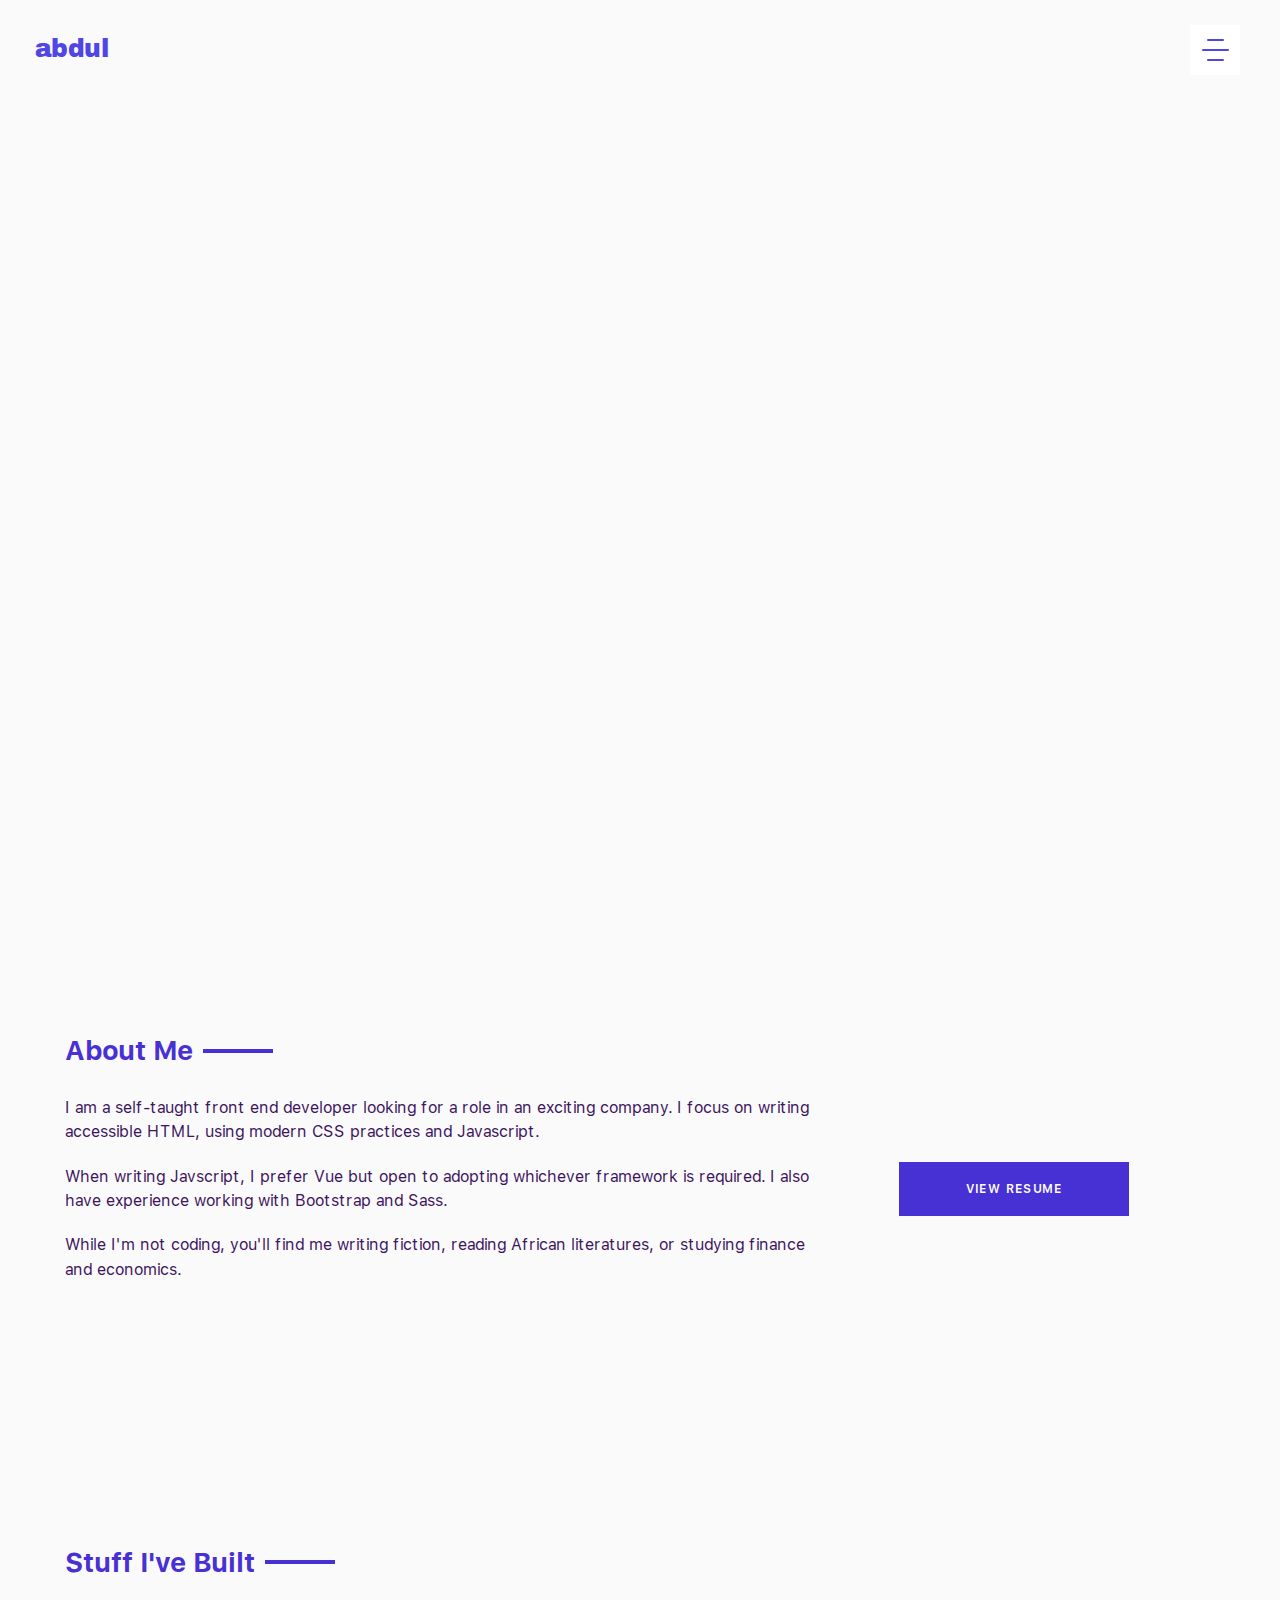
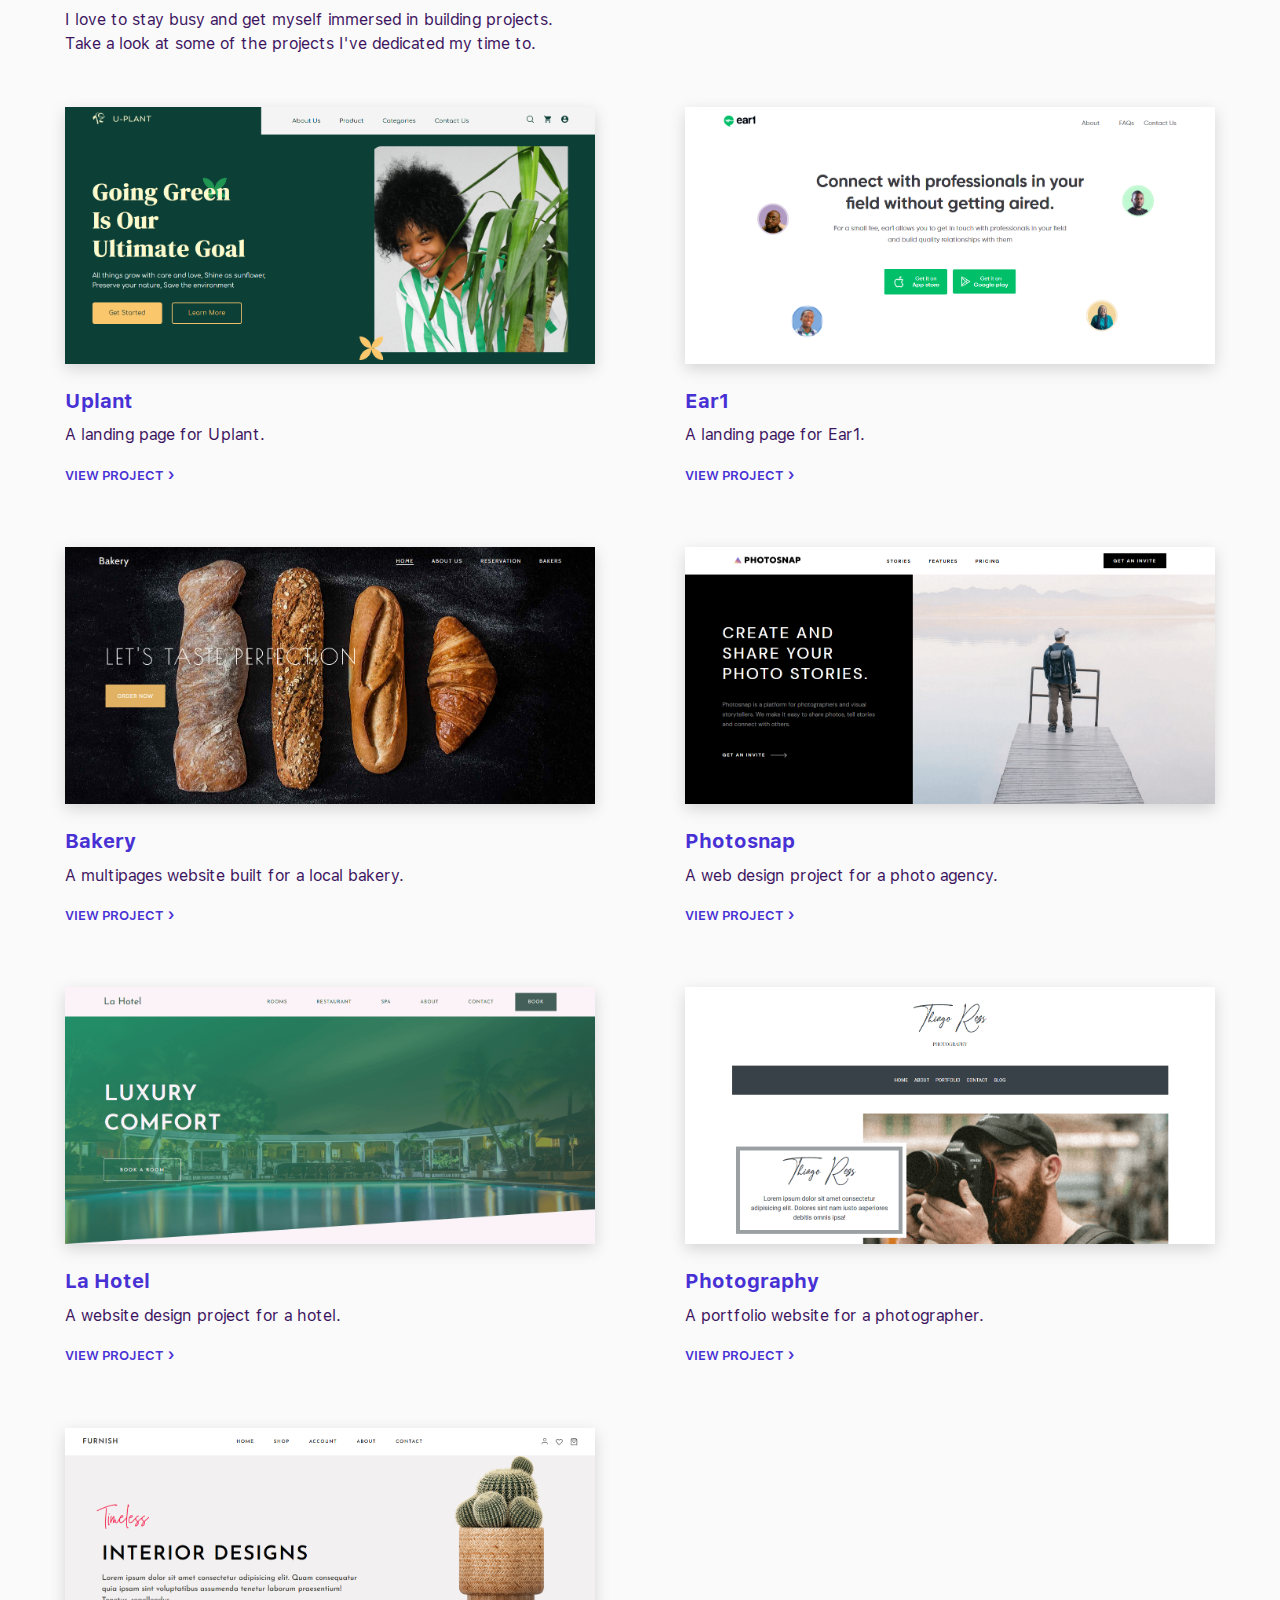
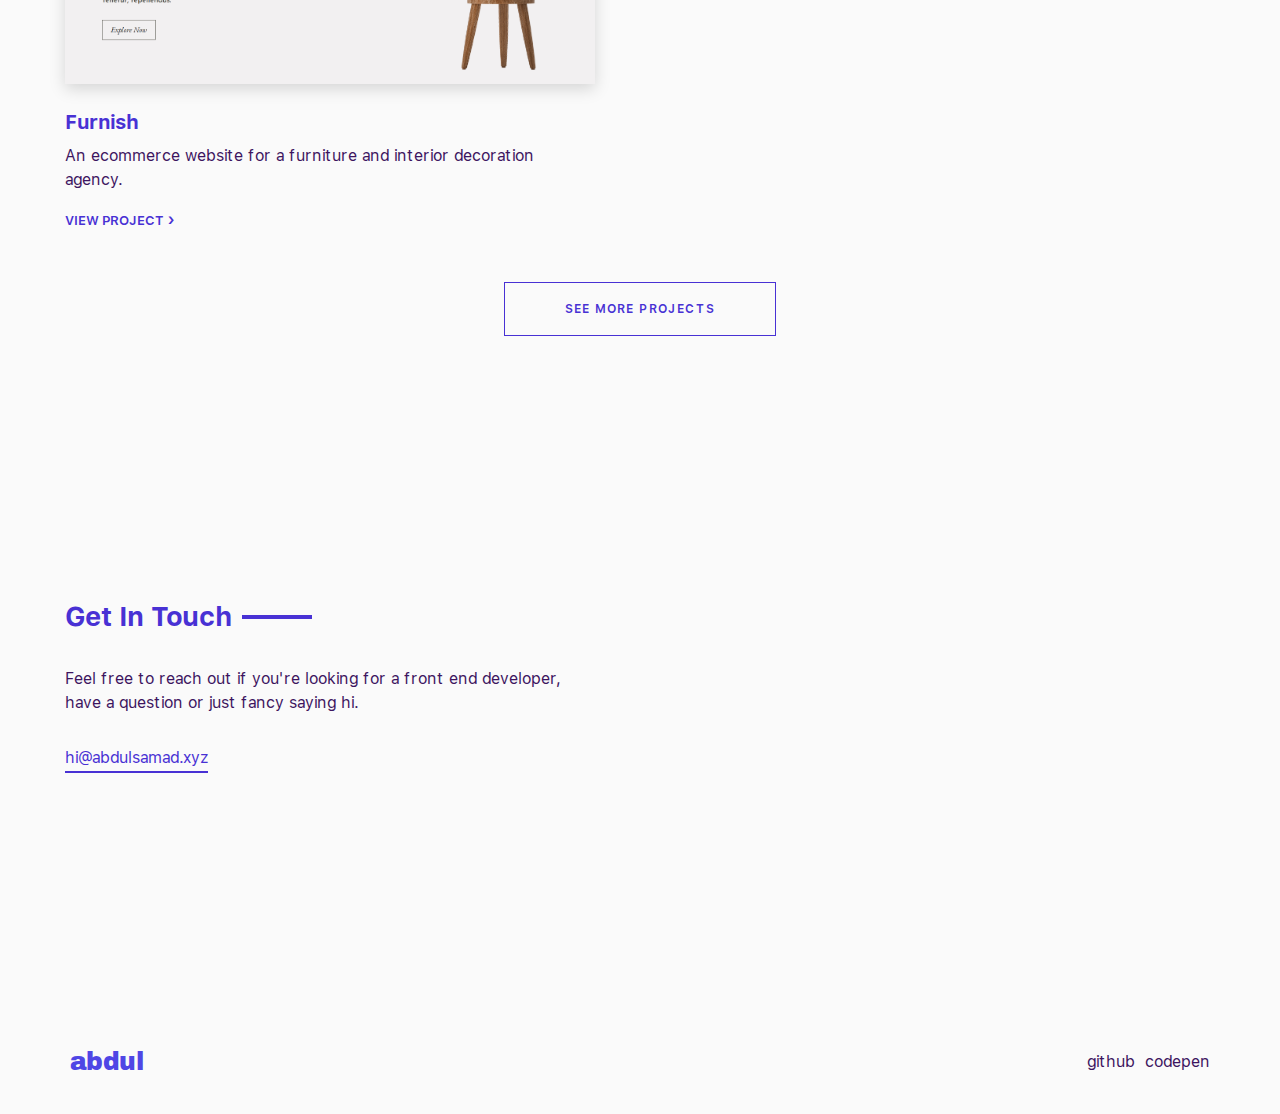
<file: index.html>
<!DOCTYPE html>
<html lang="en">
<head>
    <meta charset="UTF-8">
    <meta name="viewport" content="width=device-width, initial-scale=1.0">
    <title>AbdulSamad Ayoade &mdash; Portfolio</title>
    <link rel="stylesheet" href="styles/css/main.css">
    <meta name="description" content="AbdulSamad Ayoade Portfolio">
    <meta name="Keywords" content="AbdulSamad Ayoade, Portfolio, Front-End Developer, Developer, Software Engineer, Nigeria, Lagos">

    <meta property="og:site_name" content="abdulsamad.xyz">
    <meta property="og:title" content="AbdulSamad Ayoade Portfolio">
    <meta property="og:description" content="I’m a creative front-end developer from Lagos, Nigeria.">
    <meta property="og:image" itemprop="image" content="images/photo.png">
    <meta property="og:type" content="website">

    <meta name="twitter:card" content="summary_large_image">
    <meta name="twitter:site" content="@samadayoade">
    <meta name="twitter:creator" content="@samadayoade">
    <meta name="twitter:title" content="abdulsamad.xyz">
    <meta name="twitter:description" content="I’m a creative front-end developer from Lagos, Nigeria.">
    <meta name="twitter:image" content="images/photo.png">
    <meta name="twitter:app:country" content="NG">
</head>
<body>
    <!-- NAV SECTION -->
    <div class="nav--first">
        <a href="index.html" class="logo--blue">abdul</a>
        <div class="nav--icon">
            <div class="bar1"></div>
            <div class="bar2"></div>
            <div class="bar3"></div>
        </div>
    </div>
    <div class="nav--second">
        <a href="#hero" class="logo--white">abdul</a>
        <div class="nav--second__content">
            <!-- first box -->
            <div class="nav--second__content--box">
                <h4 class="h-4">Web Profiles</h4>
                <div class="web--profiles">
                    <div class="web--profiles__box">
                        <a href="https://github.com/abdulsamadayoade"><img src="images/github.svg" alt="github"></a>
                        <a href="https://codepen.io/abdulsamadcodes"><img src="images/codepen.svg" alt="codepen"></a>
                        <a href="https://dribbble.com/ayoadesamad"><img src="images/dribbble.svg" alt="dribbble"></a>
                    </div>
                    <div class="web--profiles__box">
                        <a href="https://www.linkedin.com/in/abdulsamad-ayoade-116304178"><img src="images/linkedin.svg" alt="linkedin"></a>
                        <a href="https://twitter.com/samadayoade"><img src="images/twitter.svg" alt="twitter"></a>
                        <a href="https://www.instagram.com/abdul__codes/"><img src="images/instagram.svg" alt="instagram"></a>
                    </div>
                </div>
                <a class="resume-link" href="resume.html">Resume 📙</a>
            </div>
            <!-- second box -->
            <div class="nav--second__content--box">
                <h4 class="h-4">Menu</h4>
                <ul class="nav__list">
                    <li class="nav__list--item"><a href="#projects" class="nav__link">Projects</a></li>
                    <li class="nav__list--item"><a href="https://articles.abdulsamad.xyz" target="_blank" rel="noopener noreferrer" class="nav__link">Articles</a></li>
                    <li class="nav__list--item"><a href="#contact" class="nav__link">Contact</a></li>
                </ul>
            </div>
        </div>
    </div>

    <!-- MAIN SECTION -->
    <main>
        <!-- HERO SECTION -->
        <section class="hero" id="hero">
            <div class="hero__container">
                <div class="hero__photo">
                    <div class="hero__photo--box">
                        <div class="photo"></div>
                    </div>
                </div>
                <div class="hero__details">
                    <h1 class="h-1">
                        <span class="fadeIn--1">Hello 👋</span><br>
                        <span class="fadeIn--2">I'm AbdulSamad Ayoade</span><br>
                        <span class="fadeIn--3">A Front End Developer</span>
                    </h1>
                    <a href="#about" class="scroll-down">
                        Scroll down
                        <svg class="scroll-svg" xmlns="http://www.w3.org/2000/svg" fill="none" viewBox="0 0 24 24" stroke="currentColor"><path stroke-linecap="round" stroke-linejoin="round" stroke-width="2" d="M19 14l-7 7m0 0l-7-7m7 7V3"></path></svg>
                    </a>
                </div>
            </div>
        </section>

        <!-- ABOUT SECTION -->
        <section class="about--section" id="about">
            <h2 class="h-2">About Me</h2>
            <div class="about">
                <div class="about__col--1">
                    <p>I am a self-taught front end developer looking for a role in an exciting company. I focus on writing accessible HTML, using modern CSS practices and Javascript.</p>
                    <p>When writing Javscript, I prefer Vue but open to adopting whichever framework is required. I also have experience working with Bootstrap and Sass.</p>
                    <p>While I'm not coding, you'll find me writing fiction, reading African literatures, or studying finance and economics.</p>
                </div>
                <div class="about__col--2">
                    <a class="btn btn--blue resume--pc" href="resume.html" target="_blank" rel="noopener noreferrer">
                        View Resume
                    </a>
                    <a class="btn btn--blue resume--mobile" href="abdulsamad-ayoade-resume.pdf" target="_blank" rel="noopener noreferrer">
                        View Resume
                    </a>
                </div>
            </div>
        </section>

        <!-- PROJECTS SECTION -->
        <section class="projects--section" id="projects">
            <h2 class="h-2">Stuff I've Built</h2>
            <p>I love to stay busy and get myself immersed in building projects. Take a look at some of the projects I've dedicated my time to.</p>
            <div class="projects">
                <div class="projects__box">
                    <img class="projects__image" src="images/Uplant.png" alt="Uplant">
                    <h3 class="projects__name">Uplant</h3>
                    <p class="projects__description">A landing page for Uplant.</p>
                    <a href="projects/uplant.html" class="projects__link">
                        View Project
                        <span>›</span>
                    </a>
                </div>
                <div class="projects__box">
                    <img class="projects__image" src="images/ear1.png" alt="ear1">
                    <h3 class="projects__name">Ear1</h3>
                    <p class="projects__description">A landing page for Ear1.</p>
                    <a href="projects/ear1.html" class="projects__link">
                        View Project
                        <span>›</span>
                    </a>
                </div>
                <div class="projects__box">
                    <img class="projects__image" src="images/Bakery.jpg" alt="bakery">
                    <h3 class="projects__name">Bakery</h3>
                    <p class="projects__description">A multipages website built for a local bakery.</p>
                    <a href="projects/bakery.html" class="projects__link">
                        View Project
                        <span>›</span>
                    </a>
                </div>
                <div class="projects__box">
                    <img class="projects__image" src="images/Photosnap.png" alt="photosnap">
                    <h3 class="projects__name">Photosnap</h3>
                    <p class="projects__description">A web design project for a photo agency.</p>
                    <a href="projects/photosnap.html" class="projects__link">
                        View Project
                        <span>›</span>
                    </a>
                </div>
                <div class="projects__box">
                    <img class="projects__image" src="images/La-Hotel.png" alt="la hotel">
                    <h3 class="projects__name">La Hotel</h3>
                    <p class="projects__description">A website design project for a hotel.</p>
                    <a href="projects/la-hotel.html" class="projects__link">
                        View Project
                        <span>›</span>
                    </a>
                </div>
                <div class="projects__box">
                    <img class="projects__image" src="images/Photography.png" alt="photography">
                    <h3 class="projects__name">Photography</h3>
                    <p class="projects__description">A portfolio website for a photographer.</p>
                    <a href="projects/photography.html" class="projects__link">
                        View Project
                        <span>›</span>
                    </a>
                </div>
                <div class="projects__box">
                    <img class="projects__image" src="images/Furnish.png" alt="furnish">
                    <h3 class="projects__name">Furnish</h3>
                    <p class="projects__description">An ecommerce website for a furniture and interior decoration agency.</p>
                    <a href="projects/furnish.html" class="projects__link">
                        View Project
                        <span>›</span>
                    </a>
                </div>
            </div>
            <div class="center-item mt-50">
                <a class="btn btn--white" href="https://github.com/abdulsamadayoade" target="_blank" rel="noopener noreferrer">
                    See More Projects
                </a>
            </div>
        </section>

        <!-- CONTACT SECTION -->
        <section class="contact--section" id="contact">
            <h2 class="h-2">Get In Touch</h2>
            <p>Feel free to reach out if you're looking for a front end developer, have a question or just fancy saying hi.</p>
            <a class="mail" href="mailto:hi@abdulsamad.xyz" target="_blank" rel="noopener noreferrer">hi@abdulsamad.xyz</a>
        </section>
    </main>

    <!-- FOOTER SECTION -->
    <footer class="footer">
        <a href="#" class="logo--blue">abdul</a>
        <ul class="footer__list">
            <li class="footer__item">
                <a href="https://github.com/abdulsamadayoade" class="footer__link">github</a>
            </li>
            <li class="footer__item">
                <a href="https://codepen.io/abdulsamadcodes" class="footer__link">codepen</a>
            </li>
        </ul>
    </footer>

    <script src="js/app.js"></script>
</body>

</html>
</file>
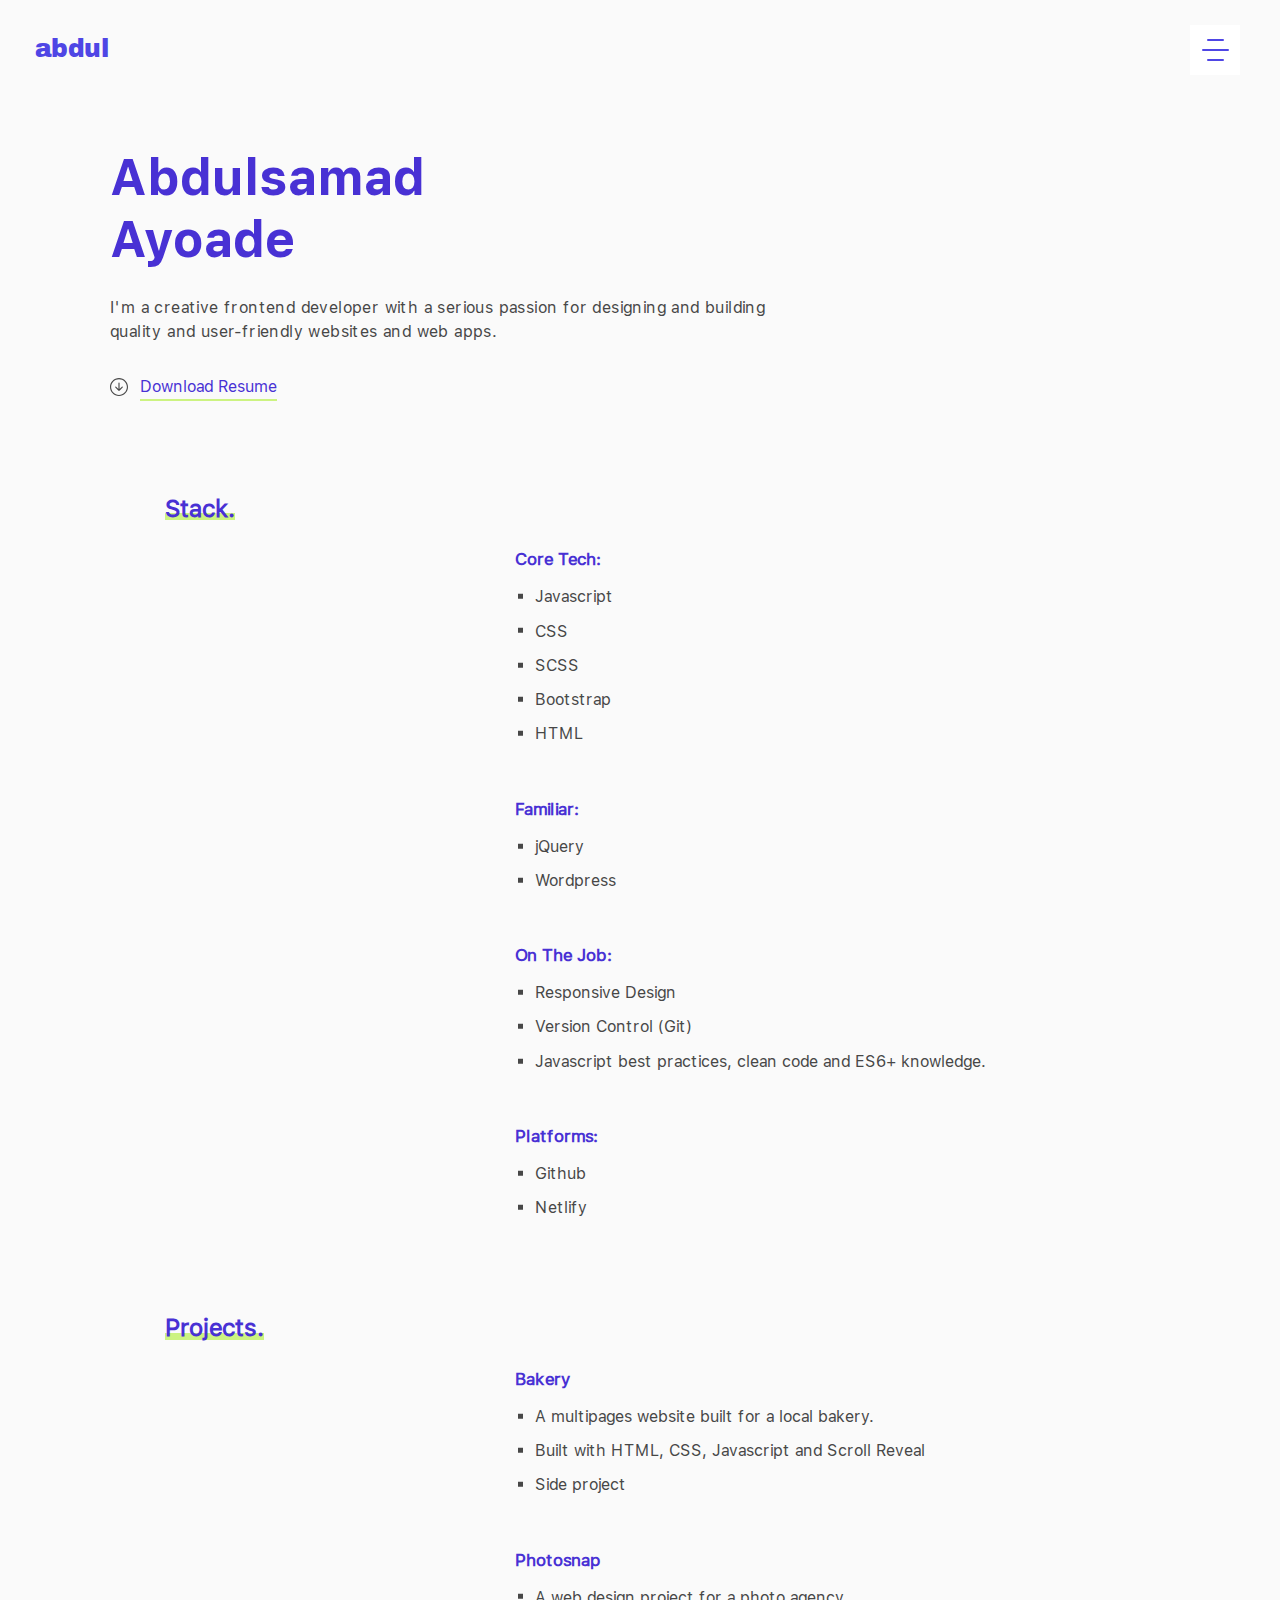
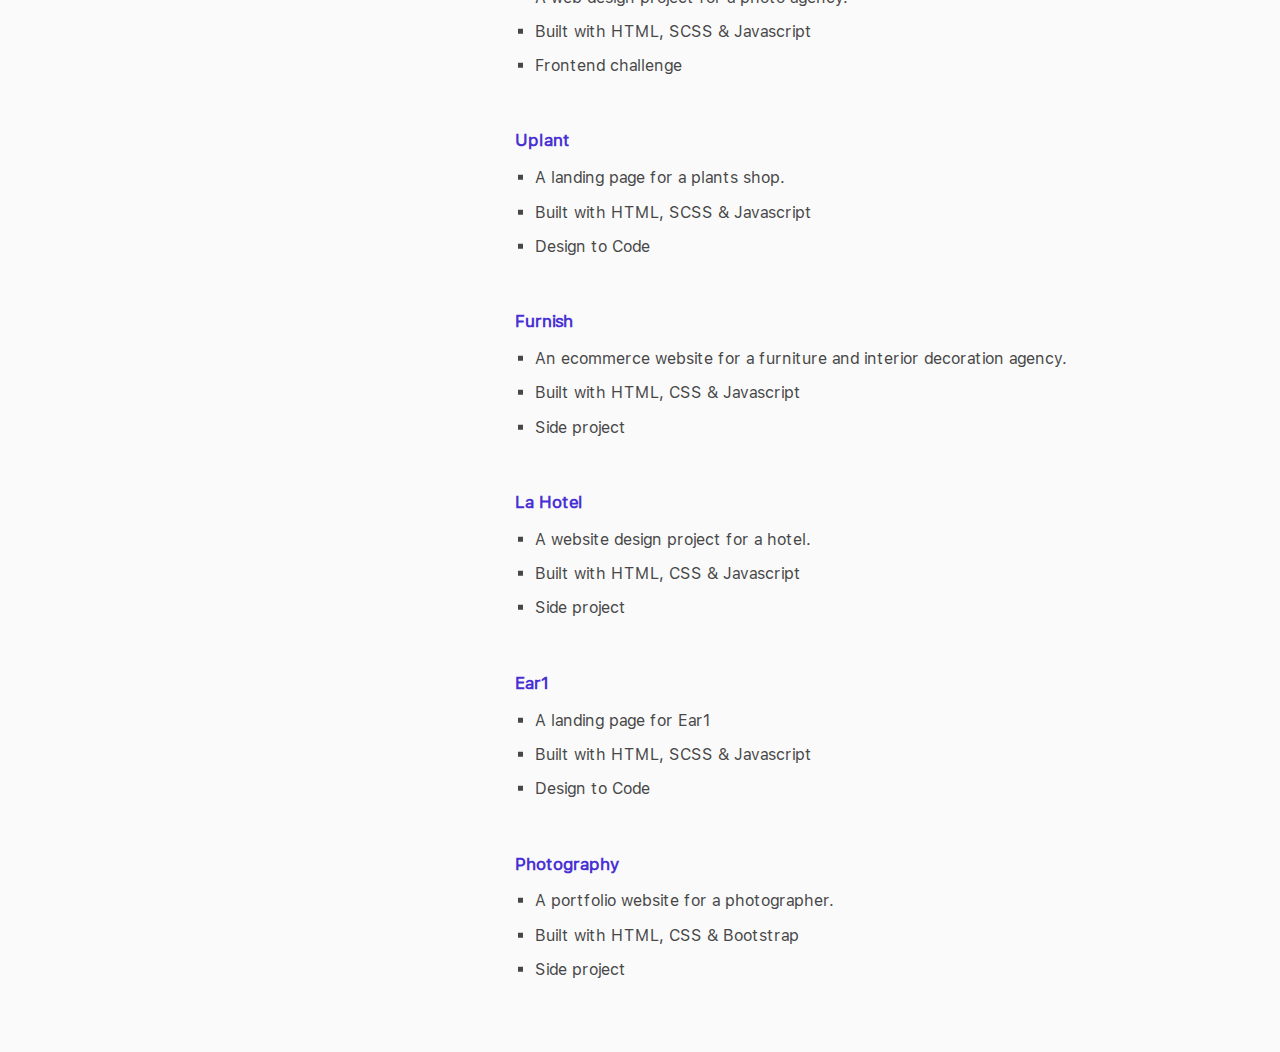
<file: resume.html>
<!DOCTYPE html>
<html lang="en">
<head>
    <meta charset="UTF-8">
    <meta name="viewport" content="width=device-width, initial-scale=1.0">
    <title>AbdulSamad Ayoade - Resume</title>
    <link rel="stylesheet" href="styles/css/main.css">
    <meta name="description" content="AbdulSamad Ayoade Portfolio">
    <meta name="Keywords" content="AbdulSamad Ayoade, Portfolio, Front-End Developer, Developer, Software Engineer, Nigeria, Lagos">

    <meta property="og:site_name" content="abdulsamad.xyz">
    <meta property="og:title" content="AbdulSamad Ayoade Portfolio">
    <meta property="og:description" content="I’m a creative front-end developer from Lagos, Nigeria.">
    <meta property="og:image" itemprop="image" content="images/photo.png">
    <meta property="og:type" content="website">

    <meta name="twitter:card" content="summary_large_image">
    <meta name="twitter:site" content="@samadayoade">
    <meta name="twitter:creator" content="@samadayoade">
    <meta name="twitter:title" content="abdulsamad.xyz">
    <meta name="twitter:description" content="I’m a creative front-end developer from Lagos, Nigeria.">
    <meta name="twitter:image" content="images/photo.png">
    <meta name="twitter:app:country" content="NG">
</head>
<body>
    <!-- NAV SECTION -->
    <div class="nav--first">
        <a href="index.html" class="logo--blue">abdul</a>
        <div class="nav--icon">
            <div class="bar1"></div>
            <div class="bar2"></div>
            <div class="bar3"></div>
        </div>
    </div>
    <div class="nav--second">
        <a href="#hero" class="logo--white">abdul</a>
        <div class="nav--second__content">
            <!-- first box -->
            <div class="nav--second__content--box">
                <h4 class="h-4">Web Profiles</h4>
                <div class="web--profiles">
                    <div class="web--profiles__box">
                        <a href="https://github.com/abdulsamadayoade"><img src="images/github.svg" alt="github"></a>
                        <a href="https://codepen.io/abdulsamadcodes"><img src="images/codepen.svg" alt="codepen"></a>
                        <a href="https://dribbble.com/ayoadesamad"><img src="images/dribbble.svg" alt="dribbble"></a>
                    </div>
                    <div class="web--profiles__box">
                        <a href="https://www.linkedin.com/in/abdulsamad-ayoade-116304178"><img src="images/linkedin.svg" alt="linkedin"></a>
                        <a href="https://twitter.com/samadayoade"><img src="images/twitter.svg" alt="twitter"></a>
                        <a href="https://www.instagram.com/abdul__codes/"><img src="images/instagram.svg" alt="instagram"></a>
                    </div>
                </div>
                <a class="resume-link" href="#">Resume 📙</a>
            </div>
            <!-- second box -->
            <div class="nav--second__content--box">
                <h4 class="h-4">Menu</h4>
                <ul class="nav__list">
                    <li class="nav__list--item"><a href="index.html#projects" class="nav__link">Projects</a></li>
                    <li class="nav__list--item"><a href="https://articles.abdulsamad.xyz" target="_blank" rel="noopener noreferrer" class="nav__link">Articles</a></li>
                    <li class="nav__list--item"><a href="index.html#contact" class="nav__link">Contact</a></li>
                </ul>
            </div>
        </div>
    </div>

    <!-- RESUME CONTAINER -->
    <div class="resume container">
        <header>
            <h1 class="resume__heading">
                <span>Abdulsamad</span>
                <span>Ayoade</span>
            </h1>
            <p class="resume__subheading">
                I'm a creative frontend developer with a serious passion for designing and building quality and user-friendly websites and web apps.
            </p>
            <a href="" class="resume__download">
                <span>Download Resume</span>
            </a>
        </header>

        <section class="section stack">
            <h2 class="section__title">Stack.</h2>
            <div class="section__inner">
                <h3>Core Tech:</h3>
                <ul>
                    <li>Javascript</li>
                    <li>CSS</li>
                    <li>SCSS</li>
                    <li>Bootstrap</li>
                    <li>HTML</li>
                </ul>
            </div>
            <div class="section__inner">
                <h3>Familiar:</h3>
                <ul>
                    <li>jQuery</li>
                    <li>Wordpress</li>
                </ul>
            </div>
            <div class="section__inner">
                <h3>On The Job:</h3>
                <ul>
                    <li>Responsive Design</li>
                    <li>Version Control (Git)</li>
                    <li>Javascript best practices, clean code and ES6+ knowledge.</li>
                </ul>
            </div>
            <div class="section__inner">
                <h3>Platforms:</h3>
                <ul>
                    <li>Github</li>
                    <li>Netlify</li>
                </ul>
            </div>
        </section>

        <section class="section">
            <h2 class="section__title">Projects.</h2>
            <div class="section__inner">
                <h3><a href="projects/bakery.html">Bakery</a></h3>
                <ul>
                    <li>A multipages website built for a local bakery.</li>
                    <li>Built with HTML, CSS, Javascript and Scroll Reveal</li>
                    <li>Side project</li>
                </ul>
            </div>
            <div class="section__inner">
                <h3><a href="projects/photosnap.html">Photosnap</a></h3>
                <ul>
                    <li>A web design project for a photo agency.</li>
                    <li>Built with HTML, SCSS & Javascript</li>
                    <li>Frontend challenge</li>
                </ul>
            </div>
            <div class="section__inner">
                <h3><a href="projects/uplant.html">Uplant</a></h3>
                <ul>
                    <li>A landing page for a plants shop.</li>
                    <li>Built with HTML, SCSS & Javascript</li>
                    <li>Design to Code</li>
                </ul>
            </div>
            <div class="section__inner">
                <h3><a href="projects/furnish.html">Furnish</a></h3>
                <ul>
                    <li>An ecommerce website for a furniture and interior decoration agency.</li>
                    <li>Built with HTML, CSS & Javascript</li>
                    <li>Side project</li>
                </ul>
            </div>
            <div class="section__inner">
                <h3><a href="projects/la-hotel.html">La Hotel</a></h3>
                <ul>
                    <li>A website design project for a hotel.</li>
                    <li>Built with HTML, CSS & Javascript</li>
                    <li>Side project</li>
                </ul>
            </div>
            <div class="section__inner">
                <h3><a href="projects/ear1.html">Ear1</a></h3>
                <ul>
                    <li>A landing page for Ear1</li>
                    <li>Built with HTML, SCSS & Javascript</li>
                    <li>Design to Code</li>
                </ul>
            </div>
            <div class="section__inner">
                <h3><a href="projects/photography.html">Photography</a></h3>
                <ul>
                    <li>A portfolio website for a photographer.</li>
                    <li>Built with HTML, CSS & Bootstrap</li>
                    <li>Side project</li>
                </ul>
            </div>
        </section>
    </div>

    <script src="js/app.js"></script>
</body>
</html>
</file>
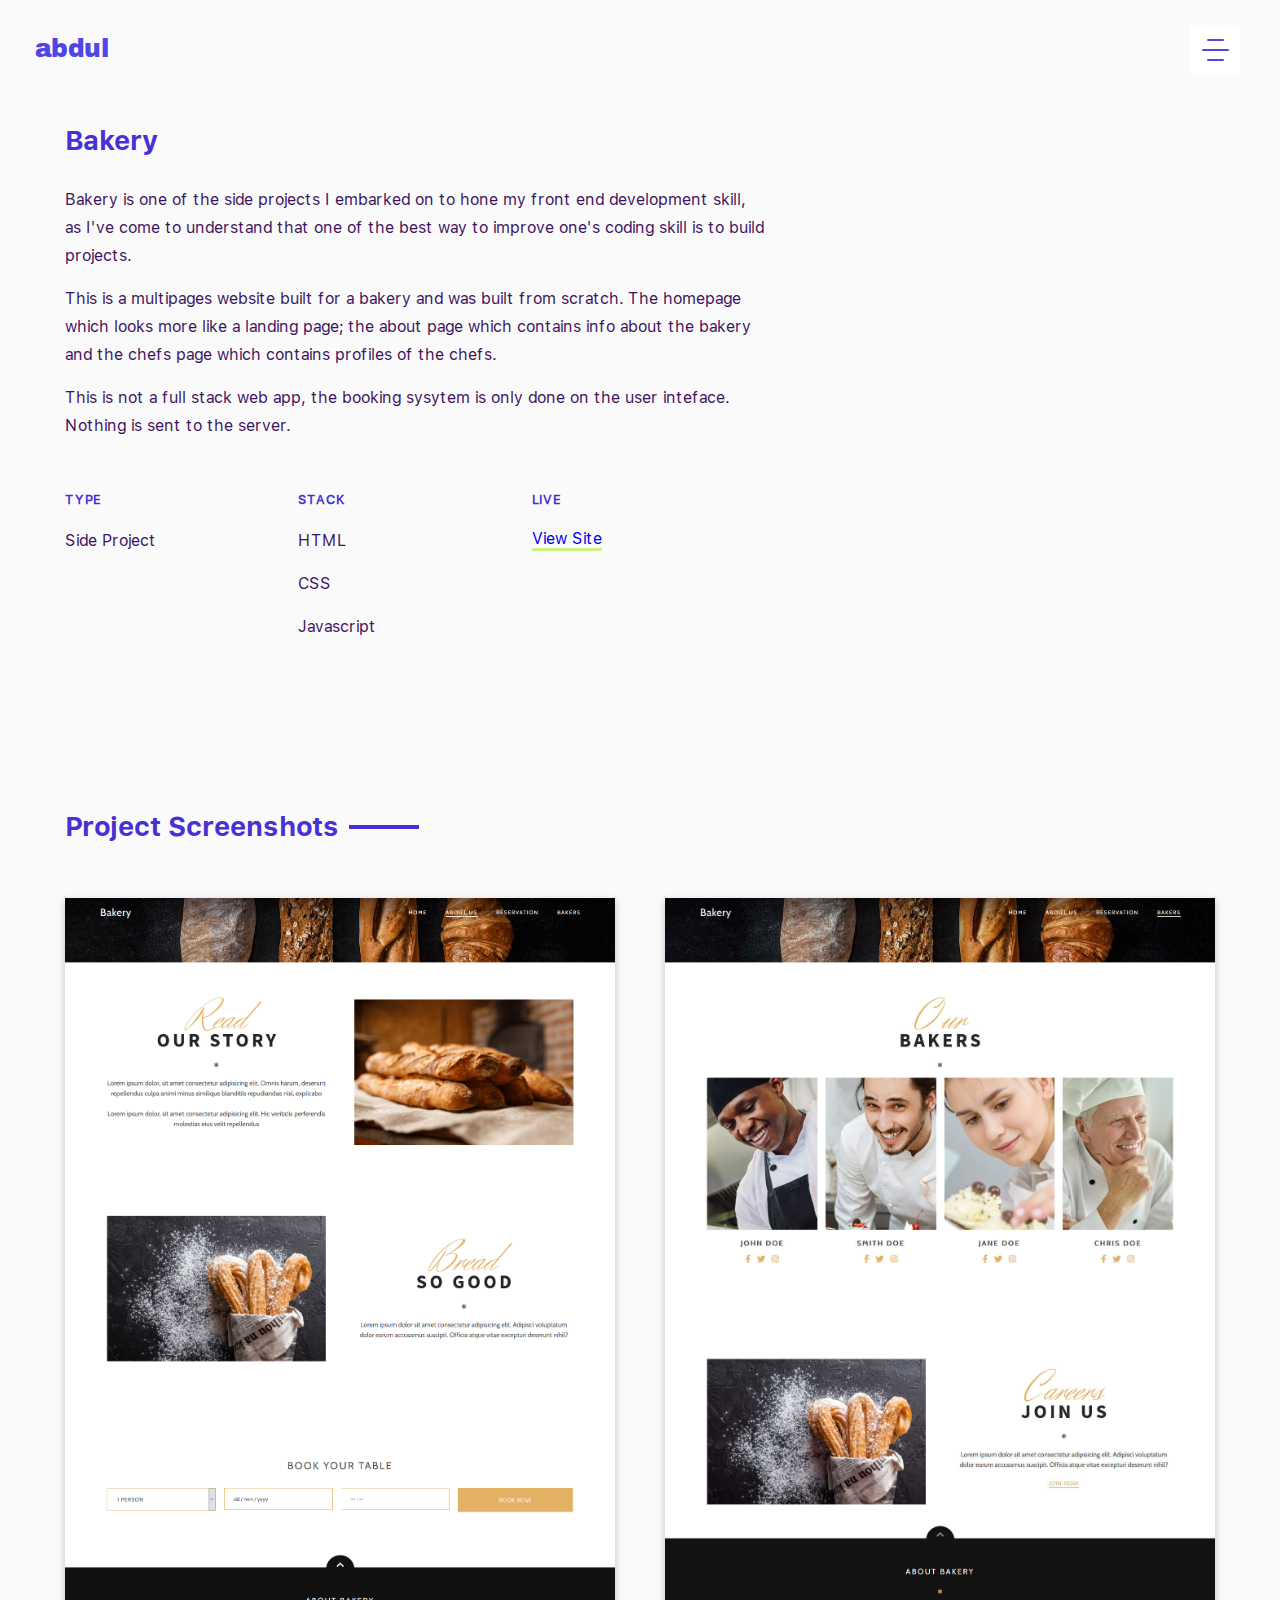
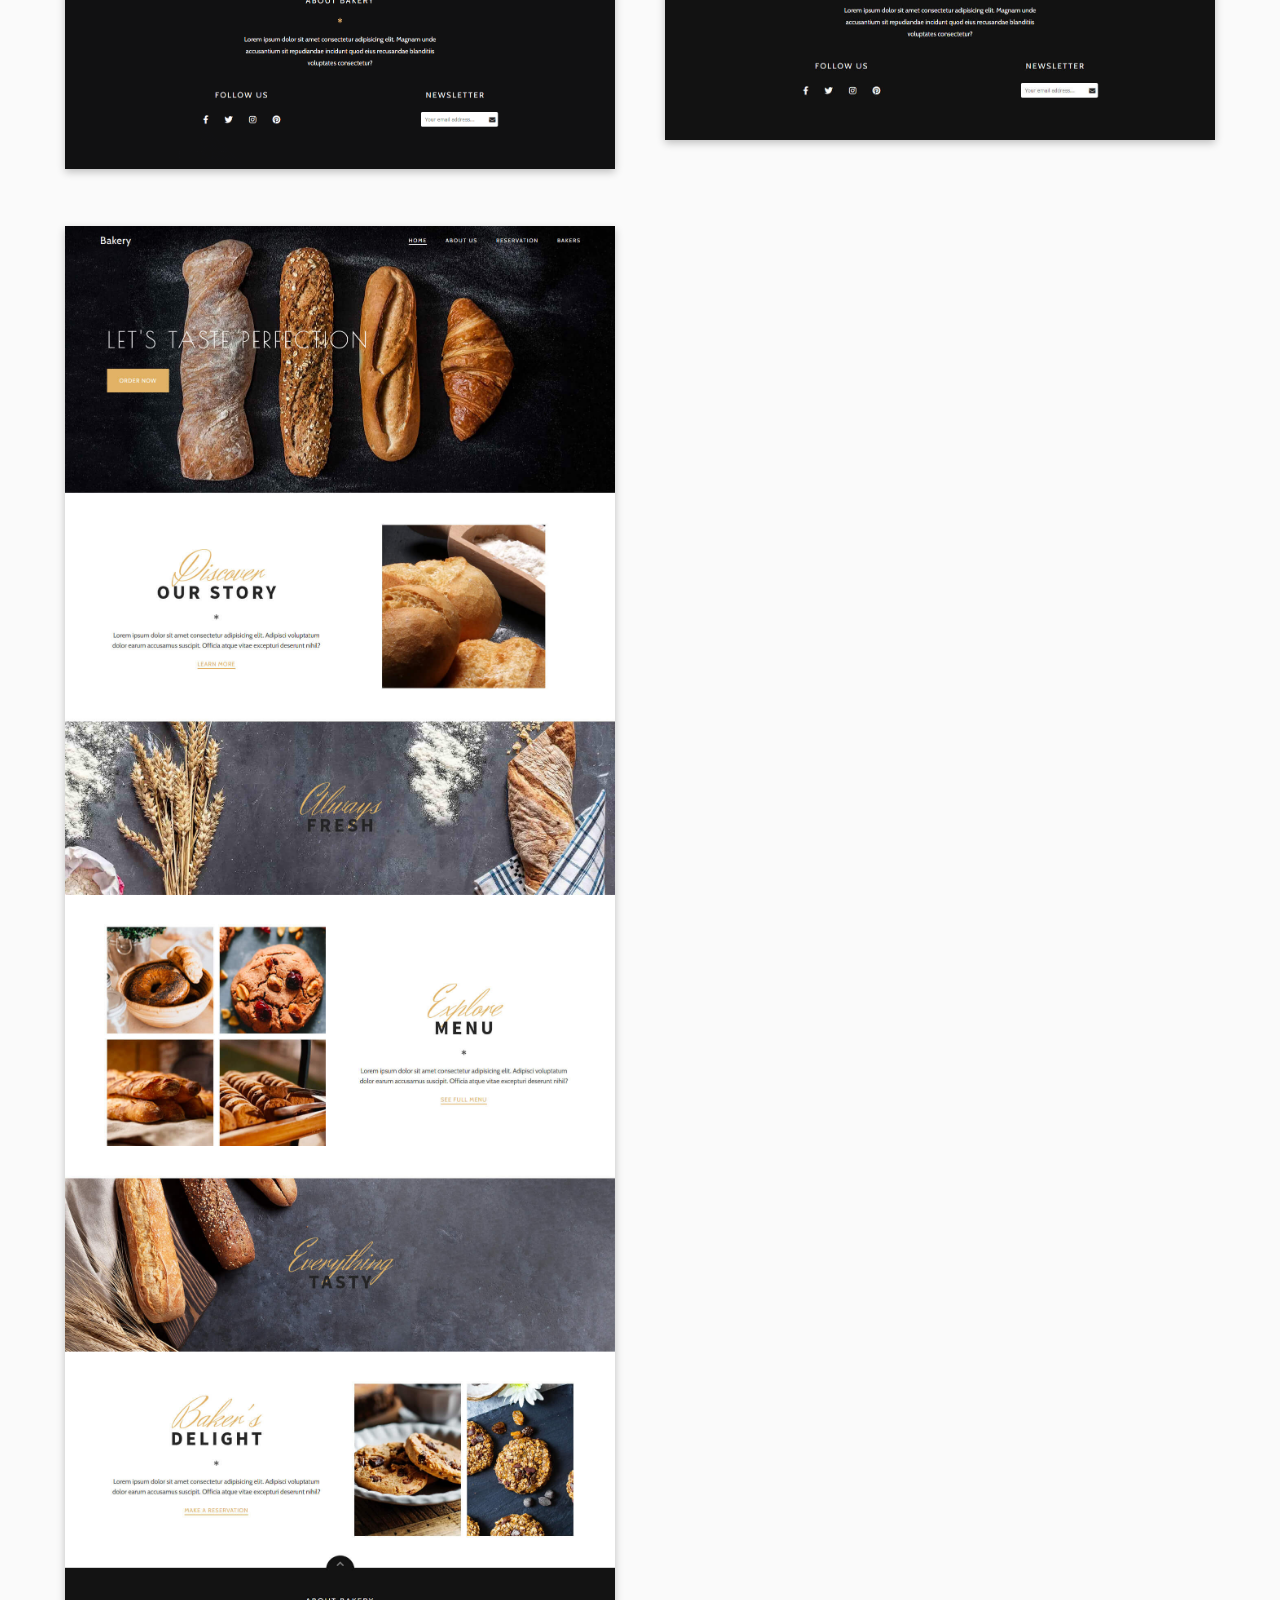
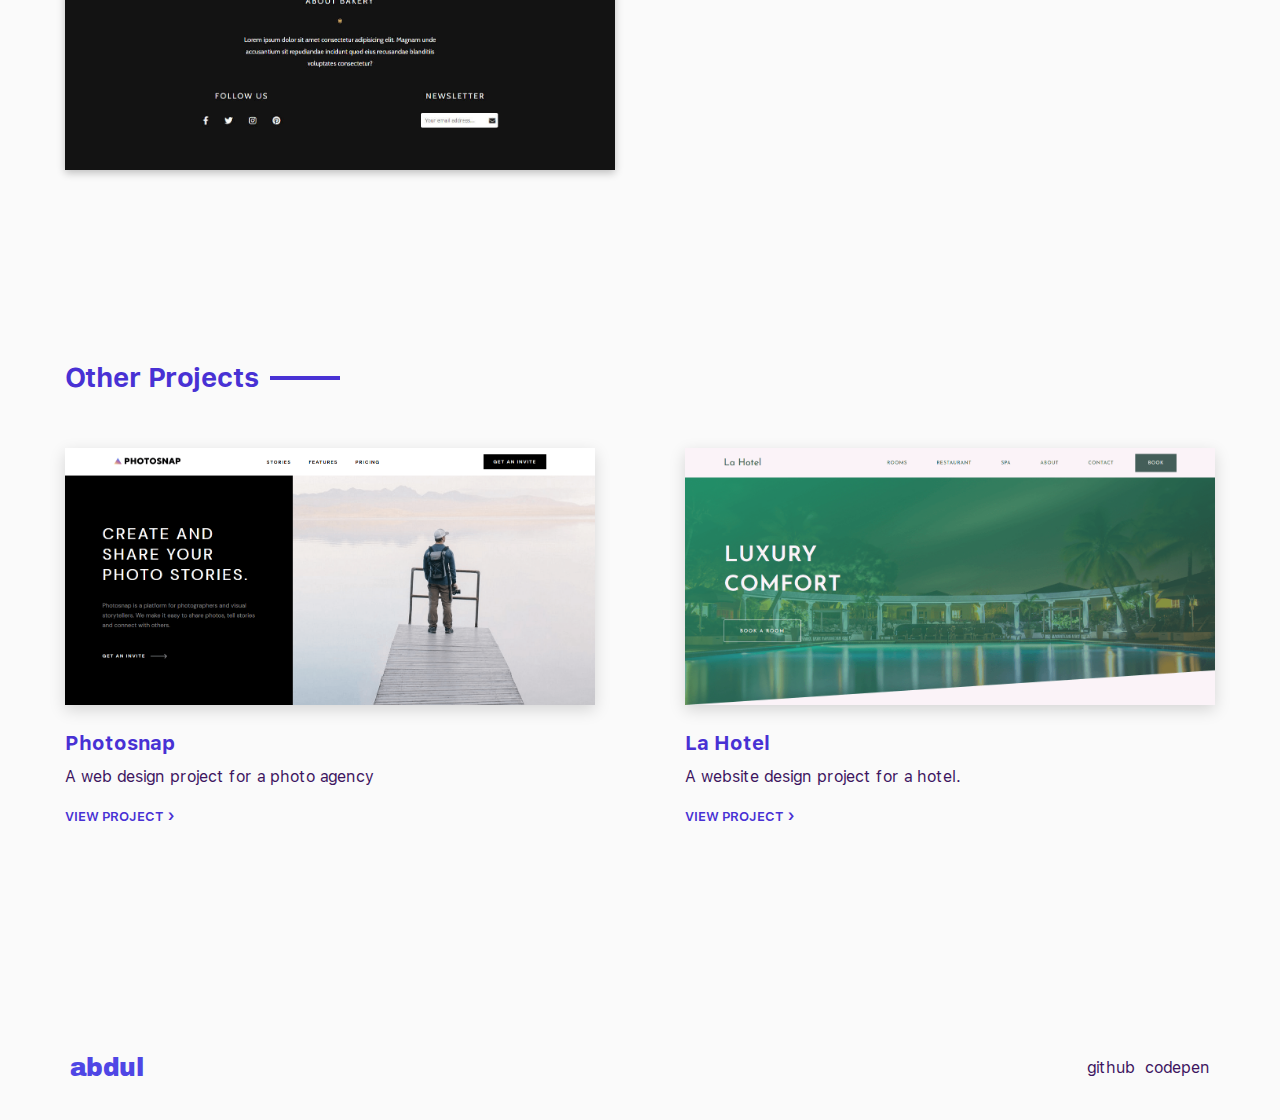
<file: projects/bakery.html>
<!DOCTYPE html>
<html lang="en">
<head>
    <meta charset="UTF-8">
    <meta name="viewport" content="width=device-width, initial-scale=1.0">
    <title>AbdulSamad Ayoade &mdash; Bakery</title>
    <link rel="stylesheet" href="../styles/css/main.css">
    <meta name="description" content="AbdulSamad Ayoade Portfolio">
    <meta name="Keywords" content="AbdulSamad Ayoade, Portfolio, Front-End Developer, Developer, Software Engineer, Nigeria, Lagos">

    <meta property="og:site_name" content="abdulsamad.xyz">
    <meta property="og:title" content="AbdulSamad Ayoade Portfolio">
    <meta property="og:description" content="I’m a creative front-end developer from Lagos, Nigeria.">
    <meta property="og:image" itemprop="image" content="images/photo.png">
    <meta property="og:type" content="website">

    <meta name="twitter:card" content="summary_large_image">
    <meta name="twitter:site" content="@samadayoade">
    <meta name="twitter:creator" content="@samadayoade">
    <meta name="twitter:title" content="abdulsamad.xyz">
    <meta name="twitter:description" content="I’m a creative front-end developer from Lagos, Nigeria.">
    <meta name="twitter:image" content="images/photo.png">
    <meta name="twitter:app:country" content="NG">
</head>
<body>
    <!-- NAV SECTION -->
    <div class="nav--first">
        <a href="../index.html" class="logo--blue">abdul</a>
        <div class="nav--icon">
            <div class="bar1"></div>
            <div class="bar2"></div>
            <div class="bar3"></div>
        </div>
    </div>
    <div class="nav--second">
        <a href="../index.html" class="logo--white">abdul</a>
        <div class="nav--second__content">
            <!-- first box -->
            <div class="nav--second__content--box">
                <h4 class="h-4">Web Profiles</h4>
                <div class="web--profiles">
                    <div class="web--profiles__box">
                        <a href="https://github.com/abdulsamadayoade"><img src="../images/github.svg" alt="github"></a>
                        <a href="https://codepen.io/abdulsamadcodes"><img src="../images/codepen.svg" alt="codepen"></a>
                        <a href="https://dribbble.com/ayoadesamad"><img src="../images/dribbble.svg" alt="dribbble"></a>
                    </div>
                    <div class="web--profiles__box">
                        <a href="https://www.linkedin.com/in/abdulsamad-ayoade-116304178"><img src="../images/linkedin.svg" alt="linkedin"></a>
                        <a href="https://twitter.com/samadayoade"><img src="../images/twitter.svg" alt="twitter"></a>
                        <a href="https://www.instagram.com/abdul__codes/"><img src="../images/instagram.svg" alt="instagram"></a>
                    </div>
                </div>
                <a class="resume-link" href="../resume.html">Resume 📙</a>
            </div>
            <!-- second box -->
            <div class="nav--second__content--box">
                <h4 class="h-4">Menu</h4>
                <ul class="nav__list">
                    <li class="nav__list--item"><a href="../index.html#projects" class="nav__link">Projects</a></li>
                    <li class="nav__list--item"><a href="https://articles.abdulsamad.xyz" target="_blank" rel="noopener noreferrer" class="nav__link">Articles</a></li>
                    <li class="nav__list--item"><a href="../index.html#contact" class="nav__link">Contact</a></li>
                </ul>
            </div>
        </div>
    </div>

    <!-- MAIN SECTION -->
    <main class="projects--main">
        <!-- PROJECTS GUIDE SECTION -->
        <div class="project-guide">
            <h1>Bakery</h1>
            <p>Bakery is one of the side projects I embarked on to hone my front end development skill, as I've come to understand that one of the best way to improve one's coding skill is to build projects.</p>

            <p>This is a multipages website built for a bakery and was built from scratch. The homepage which looks more like a landing page; the about page which contains info about the bakery and the chefs page which contains profiles of the chefs.</p>

            <p>This is not a full stack web app, the booking sysytem is only done on the user inteface. Nothing is sent to the server.</p>
            <div class="project-guide__brief">
                <div class="project-guide--type">
                    <h4>Type</h4>
                    <p>Side Project</p>
                </div>
                <div class="project-guide--stack">
                    <h4>Stack</h4>
                    <p class="mb-5">HTML</p>
                    <p class="mb-5">CSS</p>
                    <p class="mb-5">Javascript</p>
                </div>
                <div class="project-guide--live">
                    <h4>Live</h4>
                    <a href="/Bakery" class="view-site">View Site</a>
                </div>
            </div>
            <div class="project-guide__screenshots">
                <h2 class="h-2">Project Screenshots</h2>
                <div class="screenshots-container">
                    <div class="screenshots-box">
                        <img src="../images/bakery-screenshot-2.png" alt="bakery sreenshot">
                    </div>
                    <div class="screenshots-box">
                        <img src="../images/bakery-screenshot-3.jpg" alt="bakery sreenshot">
                    </div>
                    <div class="screenshots-box">
                        <img src="../images/bakery-screenshot-1.jpg" alt="bakery sreenshot">
                    </div>
                </div>
            </div>
        </div>

        <!-- OTHER PROJECTS SECTION -->
        <section class="other-projects">
            <h2 class="h-2">Other Projects</h2>
            <div class="projects">
                <div class="projects__box">
                    <img class="projects__image" src="../images/Photosnap.png" alt="photosnap">
                    <h3 class="projects__name">Photosnap</h3>
                    <p class="projects__description">A web design project for a photo agency</p>
                    <a href="../projects/photosnap.html" class="projects__link">
                        View Project
                        <span>›</span>
                    </a>
                </div>
                <div class="projects__box">
                    <img class="projects__image" src="../images/La-Hotel.png" alt="la hotel">
                    <h3 class="projects__name">La Hotel</h3>
                    <p class="projects__description">A website design project for a hotel.</p>
                    <a href="../projects/la-hotel.html" class="projects__link">
                        View Project
                        <span>›</span>
                    </a>
                </div>
            </div>
        </section>
    </main>

    <!-- FOOTER SECTION -->
    <footer class="footer">
        <a href="../index.html" class="logo--blue">abdul</a>
        <ul class="footer__list">
            <li class="footer__item">
                <a href="https://github.com/abdulsamadayoade" class="footer__link">github</a>
            </li>
            <li class="footer__item">
                <a href="https://codepen.io/abdulsamadcodes" class="footer__link">codepen</a>
            </li>
        </ul>
    </footer>

    <script src="../js/app.js"></script>
</body>
</html>
</file>
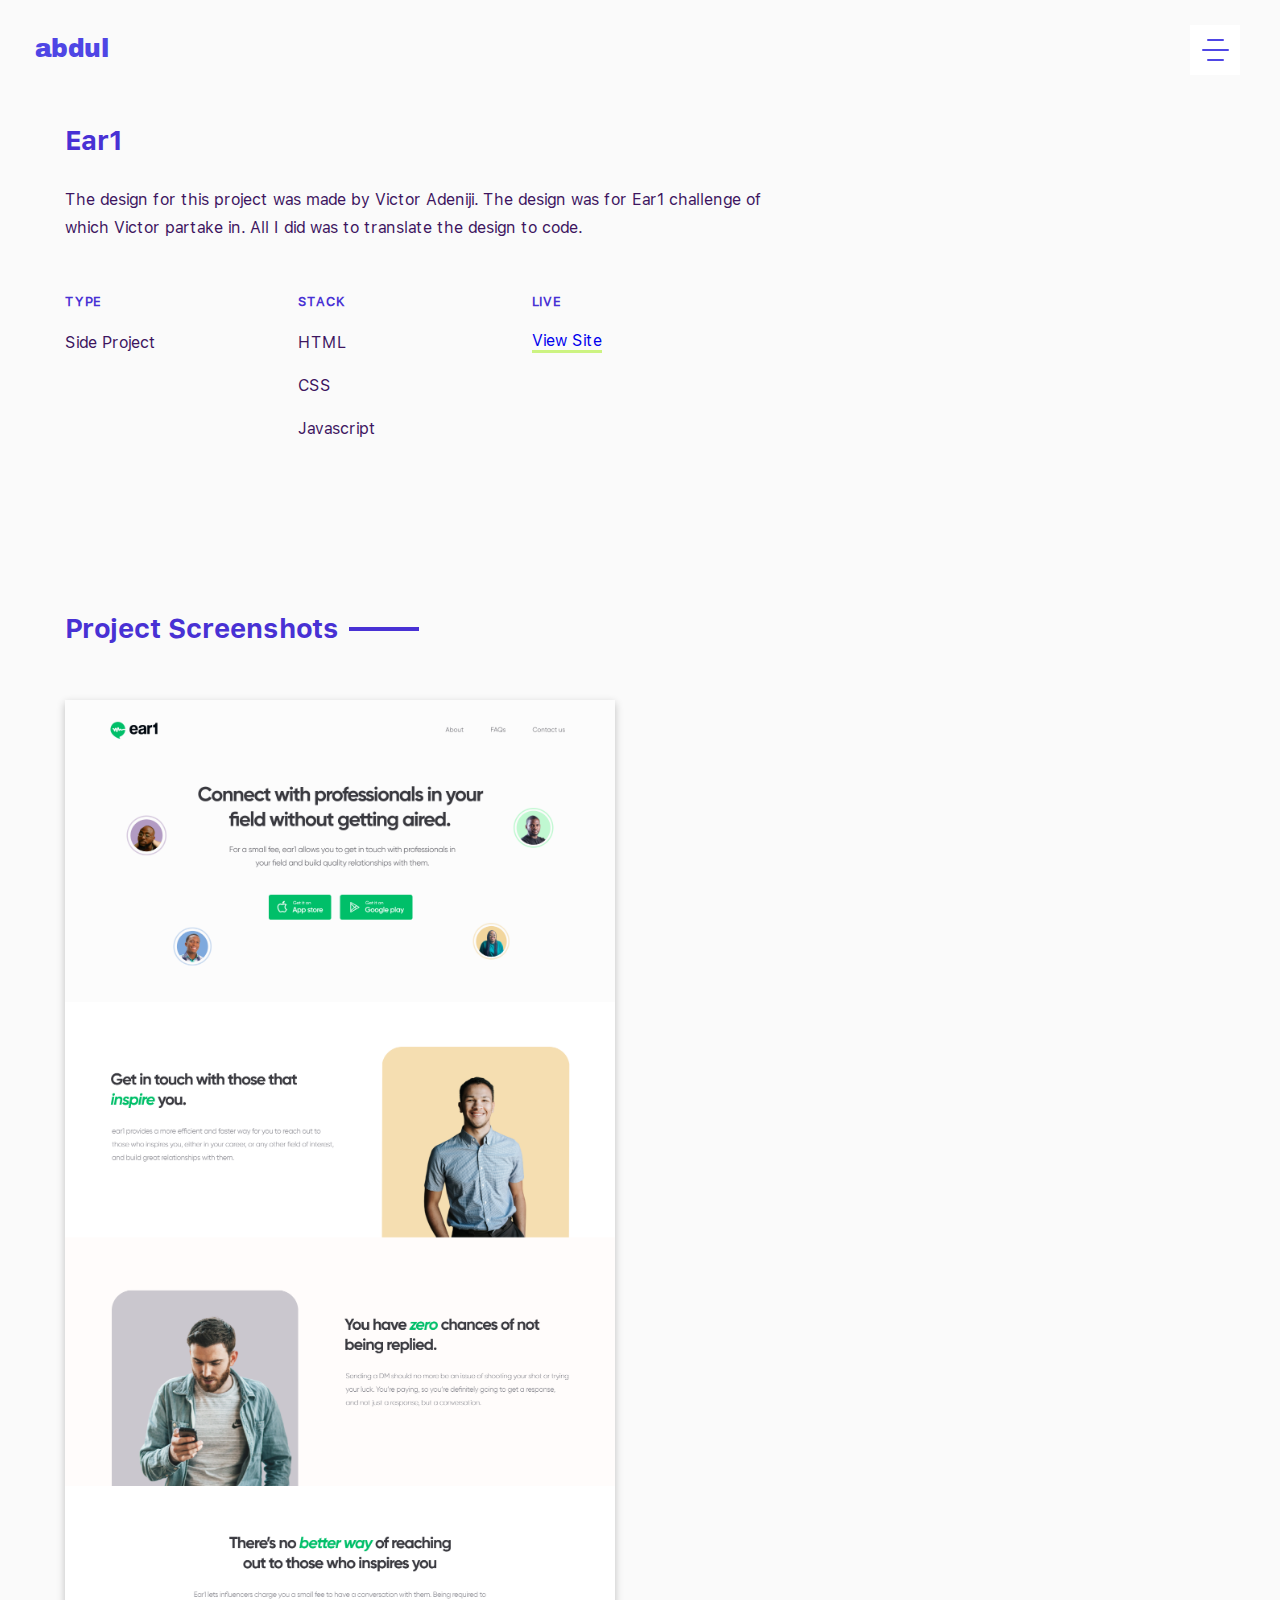
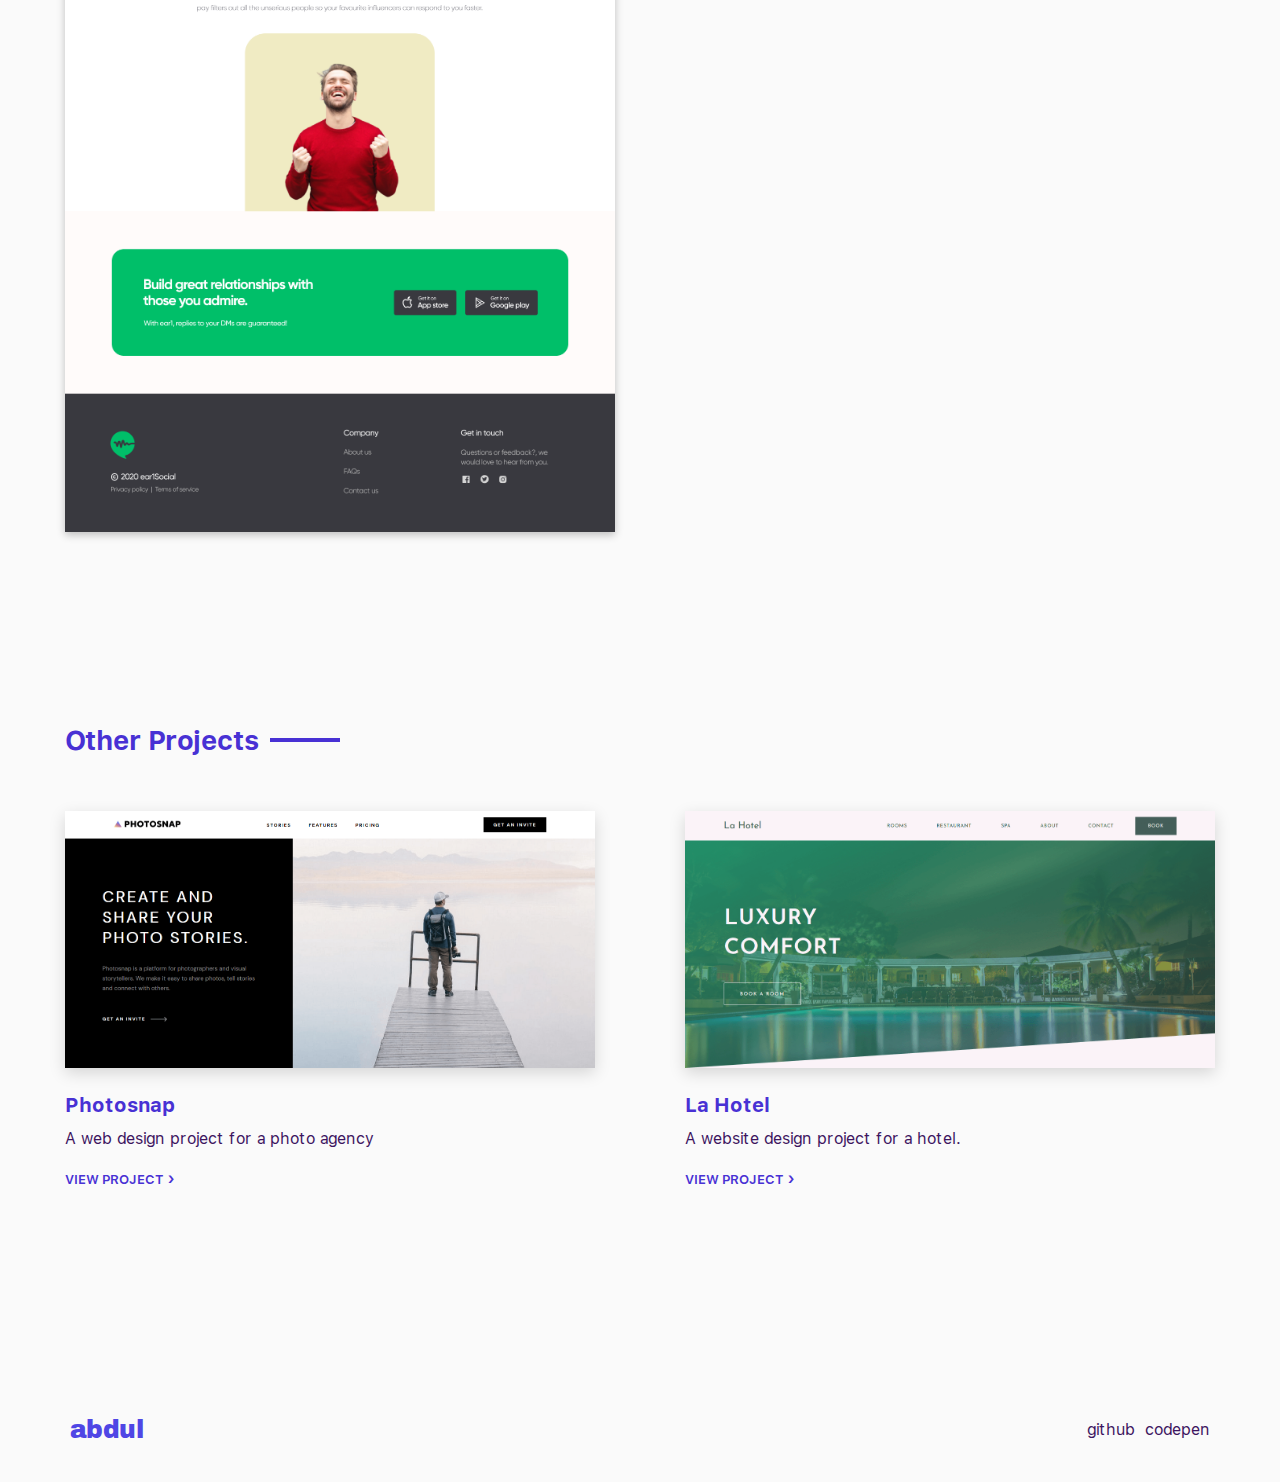
<file: projects/ear1.html>
<!DOCTYPE html>
<html lang="en">
<head>
    <meta charset="UTF-8">
    <meta name="viewport" content="width=device-width, initial-scale=1.0">
    <title>AbdulSamad Ayoade &mdash; Ear1</title>
    <link rel="stylesheet" href="../styles/css/main.css">
    <meta name="description" content="AbdulSamad Ayoade Portfolio">
    <meta name="Keywords" content="AbdulSamad Ayoade, Portfolio, Front-End Developer, Developer, Software Engineer, Nigeria, Lagos">

    <meta property="og:site_name" content="abdulsamad.xyz">
    <meta property="og:title" content="AbdulSamad Ayoade Portfolio">
    <meta property="og:description" content="I’m a creative front-end developer from Lagos, Nigeria.">
    <meta property="og:image" itemprop="image" content="images/photo.png">
    <meta property="og:type" content="website">

    <meta name="twitter:card" content="summary_large_image">
    <meta name="twitter:site" content="@samadayoade">
    <meta name="twitter:creator" content="@samadayoade">
    <meta name="twitter:title" content="abdulsamad.xyz">
    <meta name="twitter:description" content="I’m a creative front-end developer from Lagos, Nigeria.">
    <meta name="twitter:image" content="images/photo.png">
    <meta name="twitter:app:country" content="NG">
</head>
<body>
    <!-- NAV SECTION -->
    <div class="nav--first">
        <a href="../index.html" class="logo--blue">abdul</a>
        <div class="nav--icon">
            <div class="bar1"></div>
            <div class="bar2"></div>
            <div class="bar3"></div>
        </div>
    </div>
    <div class="nav--second">
        <a href="../index.html" class="logo--white">abdul</a>
        <div class="nav--second__content">
            <!-- first box -->
            <div class="nav--second__content--box">
                <h4 class="h-4">Web Profiles</h4>
                <div class="web--profiles">
                    <div class="web--profiles__box">
                        <a href="https://github.com/abdulsamadayoade"><img src="../images/github.svg" alt="github"></a>
                        <a href="https://codepen.io/abdulsamadcodes"><img src="../images/codepen.svg" alt="codepen"></a>
                        <a href="https://dribbble.com/ayoadesamad"><img src="../images/dribbble.svg" alt="dribbble"></a>
                    </div>
                    <div class="web--profiles__box">
                        <a href="https://www.linkedin.com/in/abdulsamad-ayoade-116304178"><img src="../images/linkedin.svg" alt="linkedin"></a>
                        <a href="https://twitter.com/samadayoade"><img src="../images/twitter.svg" alt="twitter"></a>
                        <a href="https://www.instagram.com/abdul__codes/"><img src="../images/instagram.svg" alt="instagram"></a>
                    </div>
                </div>
                <a class="resume-link" href="../resume.html">Resume 📙</a>
            </div>
            <!-- second box -->
            <div class="nav--second__content--box">
                <h4 class="h-4">Menu</h4>
                <ul class="nav__list">
                    <li class="nav__list--item"><a href="../index.html#projects" class="nav__link">Projects</a></li>
                    <li class="nav__list--item"><a href="https://articles.abdulsamad.xyz" target="_blank" rel="noopener noreferrer" class="nav__link">Articles</a></li>
                    <li class="nav__list--item"><a href="../index.html#contact" class="nav__link">Contact</a></li>
                </ul>
            </div>
        </div>
    </div>

    <!-- MAIN SECTION -->
    <main class="projects--main">
        <!-- PROJECTS GUIDE SECTION -->
        <div class="project-guide">
            <h1>Ear1</h1>
            <p>The design for this project was made by Victor Adeniji. The design was for Ear1 challenge of which Victor partake in. All I did was to translate the design to code.</p>
            <div class="project-guide__brief">
                <div class="project-guide--type">
                    <h4>Type</h4>
                    <p>Side Project</p>
                </div>
                <div class="project-guide--stack">
                    <h4>Stack</h4>
                    <p class="mb-5">HTML</p>
                    <p class="mb-5">CSS</p>
                    <p class="mb-5">Javascript</p>
                </div>
                <div class="project-guide--live">
                    <h4>Live</h4>
                    <a href="/ear1" class="view-site">View Site</a>
                </div>
            </div>
            <div class="project-guide__screenshots">
                <h2 class="h-2">Project Screenshots</h2>
                <div class="screenshots-container">
                    <div class="screenshots-box">
                        <img src="../images/ear1-screenshot.png" alt="ear1 sreenshot">
                    </div>
                </div>
            </div>
        </div>

        <!-- OTHER PROJECTS SECTION -->
        <section class="other-projects">
            <h2 class="h-2">Other Projects</h2>
            <div class="projects">
                <div class="projects__box">
                    <img class="projects__image" src="../images/Photosnap.png" alt="photosnap">
                    <h3 class="projects__name">Photosnap</h3>
                    <p class="projects__description">A web design project for a photo agency</p>
                    <a href="../projects/photosnap.html" class="projects__link">
                        View Project
                        <span>›</span>
                    </a>
                </div>
                <div class="projects__box">
                    <img class="projects__image" src="../images/La-Hotel.png" alt="la hotel">
                    <h3 class="projects__name">La Hotel</h3>
                    <p class="projects__description">A website design project for a hotel.</p>
                    <a href="../projects/la-hotel.html" class="projects__link">
                        View Project
                        <span>›</span>
                    </a>
                </div>
            </div>
        </section>
    </main>

    <!-- FOOTER SECTION -->
    <footer class="footer">
        <a href="../index.html" class="logo--blue">abdul</a>
        <ul class="footer__list">
            <li class="footer__item">
                <a href="https://github.com/abdulsamadayoade" class="footer__link">github</a>
            </li>
            <li class="footer__item">
                <a href="https://codepen.io/abdulsamadcodes" class="footer__link">codepen</a>
            </li>
        </ul>
    </footer>

    <script src="../js/app.js"></script>
</body>
</html>
</file>
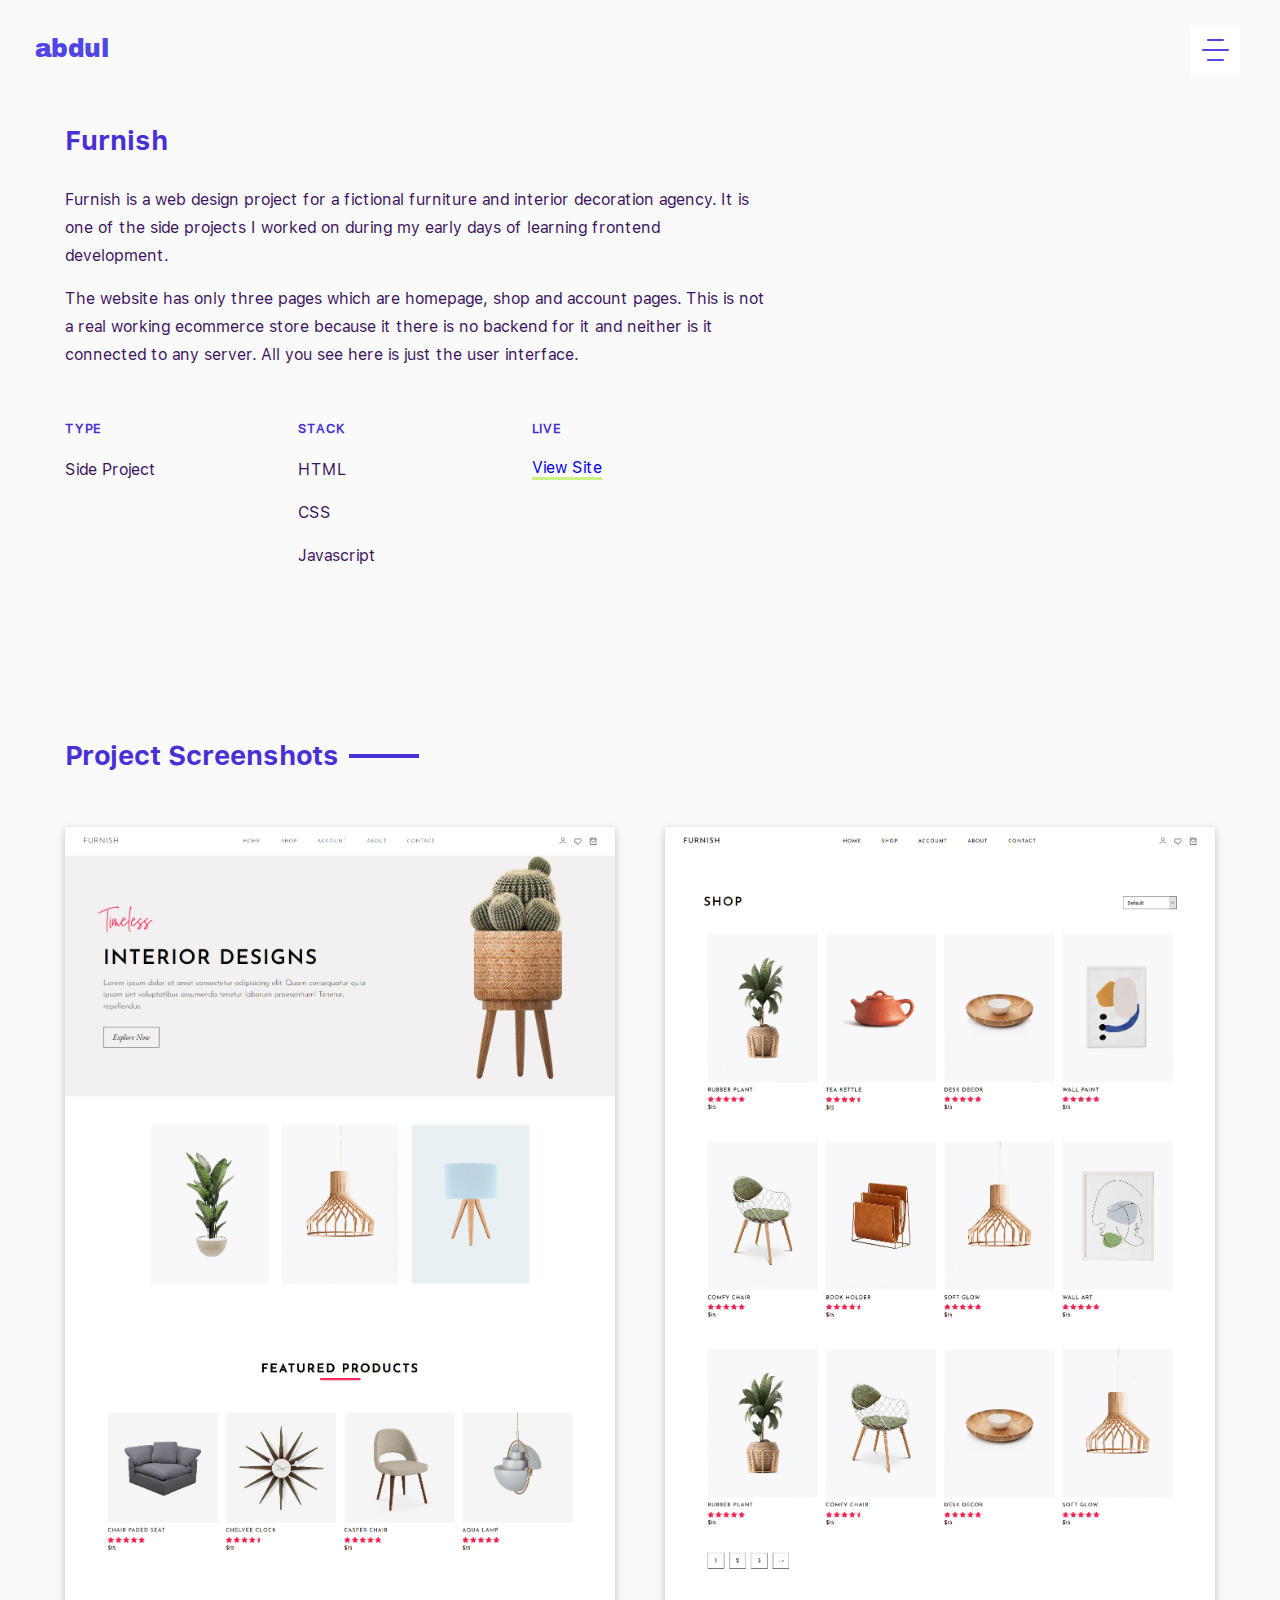
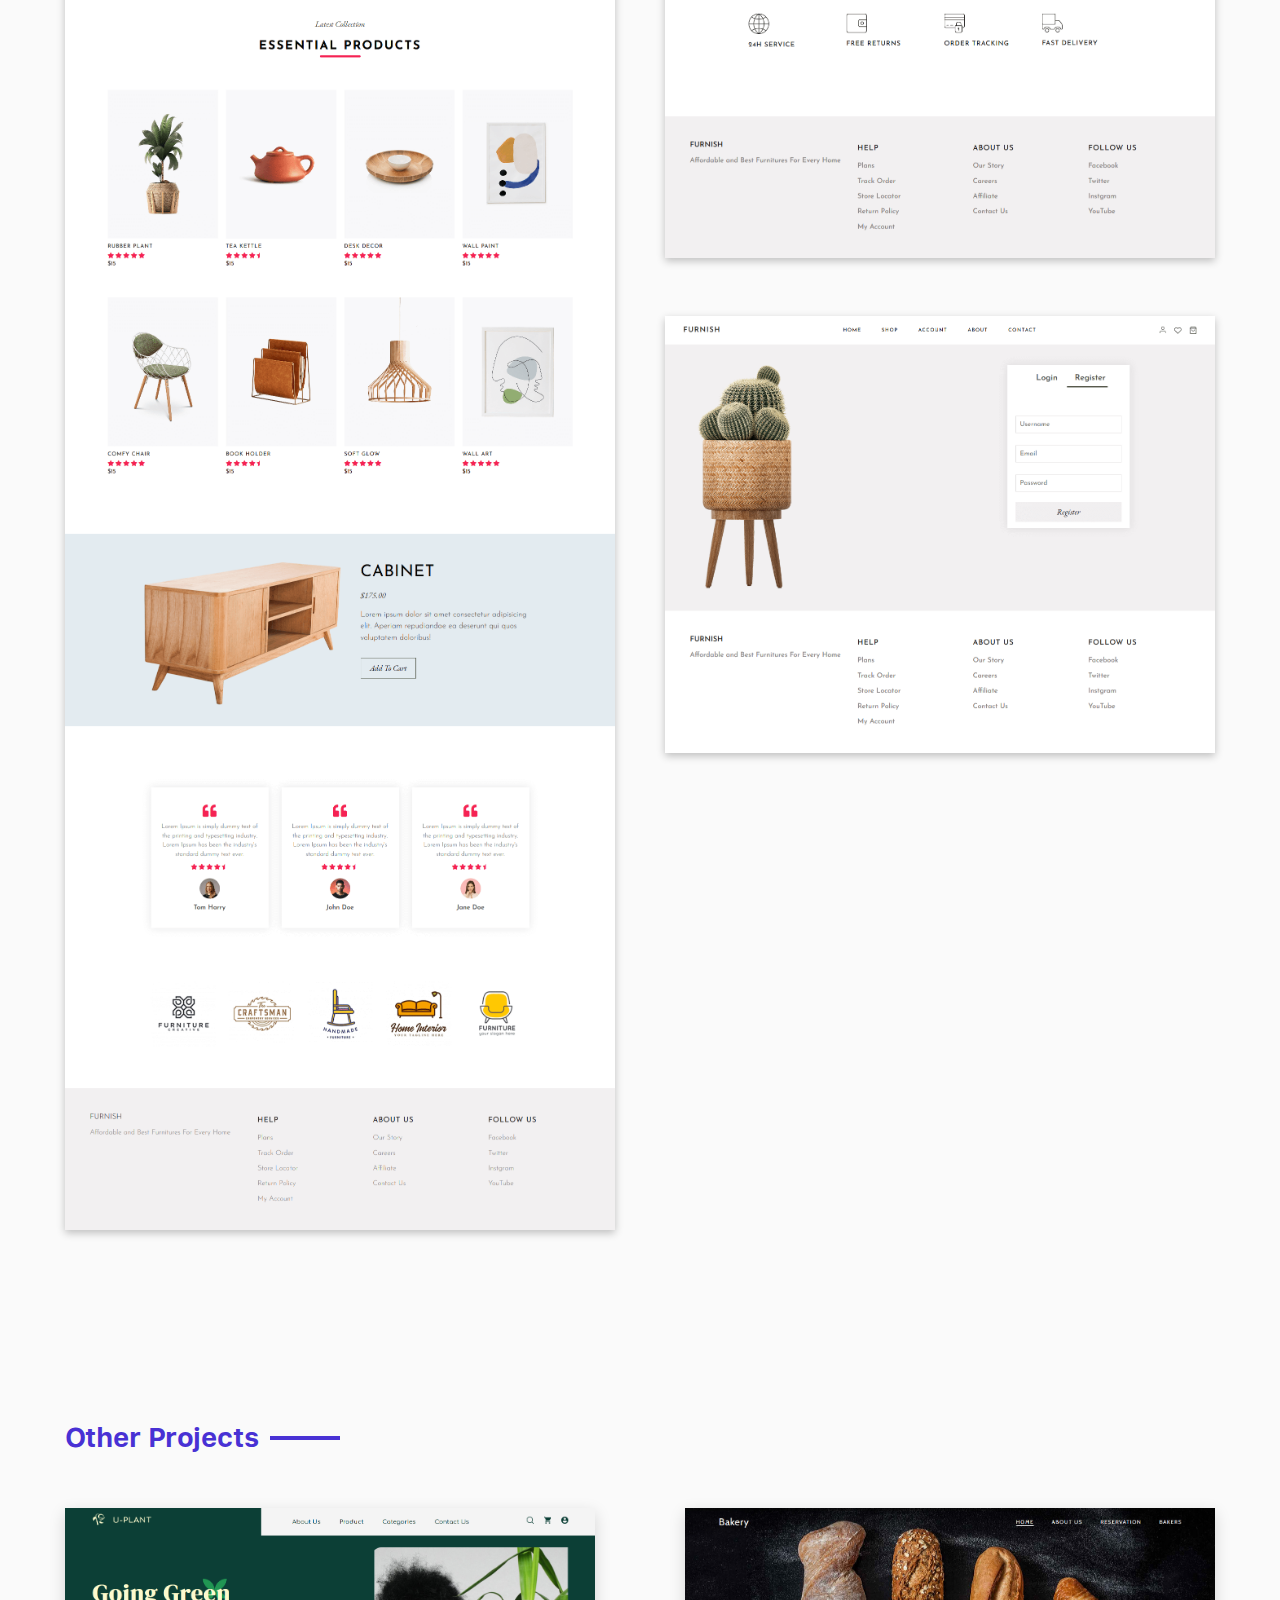
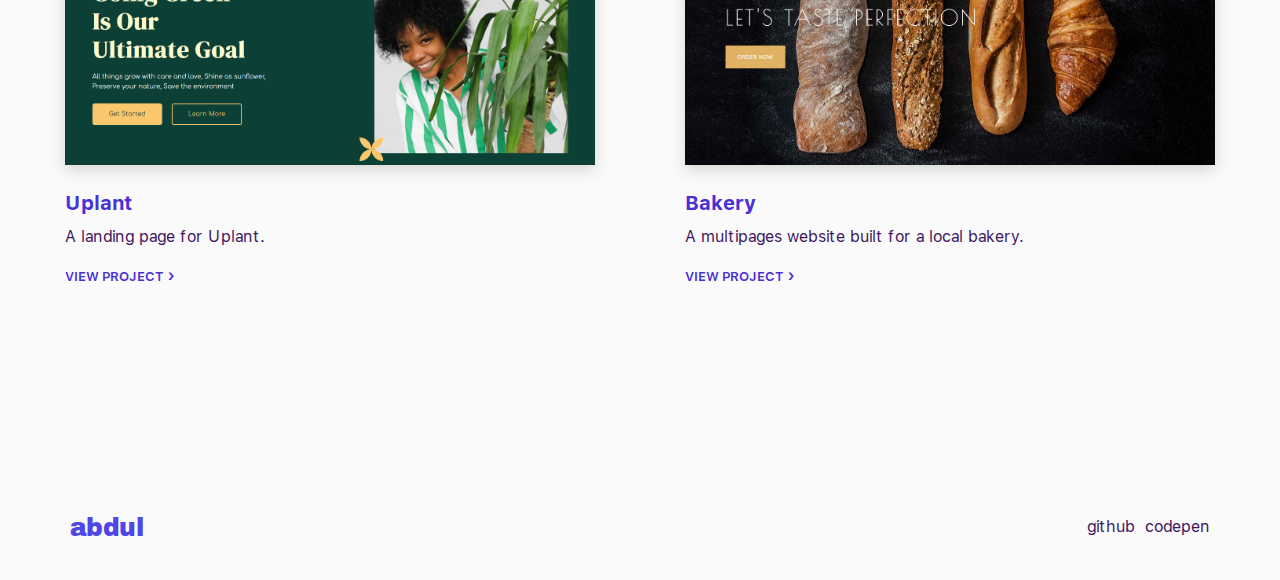
<file: projects/furnish.html>
<!DOCTYPE html>
<html lang="en">
<head>
    <meta charset="UTF-8">
    <meta name="viewport" content="width=device-width, initial-scale=1.0">
    <title>AbdulSamad Ayoade &mdash; Furnish</title>
    <link rel="stylesheet" href="../styles/css/main.css">
    <meta name="description" content="AbdulSamad Ayoade Portfolio">
    <meta name="Keywords" content="AbdulSamad Ayoade, Portfolio, Front-End Developer, Developer, Software Engineer, Nigeria, Lagos">

    <meta property="og:site_name" content="abdulsamad.xyz">
    <meta property="og:title" content="AbdulSamad Ayoade Portfolio">
    <meta property="og:description" content="I’m a creative front-end developer from Lagos, Nigeria.">
    <meta property="og:image" itemprop="image" content="images/photo.png">
    <meta property="og:type" content="website">

    <meta name="twitter:card" content="summary_large_image">
    <meta name="twitter:site" content="@samadayoade">
    <meta name="twitter:creator" content="@samadayoade">
    <meta name="twitter:title" content="abdulsamad.xyz">
    <meta name="twitter:description" content="I’m a creative front-end developer from Lagos, Nigeria.">
    <meta name="twitter:image" content="images/photo.png">
    <meta name="twitter:app:country" content="NG">
</head>
<body>
    <!-- NAV SECTION -->
    <div class="nav--first">
        <a href="../index.html" class="logo--blue">abdul</a>
        <div class="nav--icon">
            <div class="bar1"></div>
            <div class="bar2"></div>
            <div class="bar3"></div>
        </div>
    </div>
    <div class="nav--second">
        <a href="../index.html" class="logo--white">abdul</a>
        <div class="nav--second__content">
            <!-- first box -->
            <div class="nav--second__content--box">
                <h4 class="h-4">Web Profiles</h4>
                <div class="web--profiles">
                    <div class="web--profiles__box">
                        <a href="https://github.com/abdulsamadayoade"><img src="../images/github.svg" alt="github"></a>
                        <a href="https://codepen.io/abdulsamadcodes"><img src="../images/codepen.svg" alt="codepen"></a>
                        <a href="https://dribbble.com/ayoadesamad"><img src="../images/dribbble.svg" alt="dribbble"></a>
                    </div>
                    <div class="web--profiles__box">
                        <a href="https://www.linkedin.com/in/abdulsamad-ayoade-116304178"><img src="../images/linkedin.svg" alt="linkedin"></a>
                        <a href="https://twitter.com/samadayoade"><img src="../images/twitter.svg" alt="twitter"></a>
                        <a href="https://www.instagram.com/abdul__codes/"><img src="../images/instagram.svg" alt="instagram"></a>
                    </div>
                </div>
                <a class="resume-link" href="../resume.html">Resume 📙</a>
            </div>
            <!-- second box -->
            <div class="nav--second__content--box">
                <h4 class="h-4">Menu</h4>
                <ul class="nav__list">
                    <li class="nav__list--item"><a href="../index.html#projects" class="nav__link">Projects</a></li>
                    <li class="nav__list--item"><a href="https://articles.abdulsamad.xyz" target="_blank" rel="noopener noreferrer" class="nav__link">Articles</a></li>
                    <li class="nav__list--item"><a href="../index.html#contact" class="nav__link">Contact</a></li>
                </ul>
            </div>
        </div>
    </div>

    <!-- MAIN SECTION -->
    <main class="projects--main">
        <!-- PROJECTS GUIDE SECTION -->
        <div class="project-guide">
            <h1>Furnish</h1>
            <p>Furnish is a web design project for a fictional furniture and interior decoration agency. It is one of the side projects I worked on during my early days of learning frontend development.</p>
            <p>The website has only three pages which are homepage, shop and account pages. This is not a real working ecommerce store because it there is no backend for it and neither is it connected to any server. All you see here is just the user interface.</p>
            <div class="project-guide__brief">
                <div class="project-guide--type">
                    <h4>Type</h4>
                    <p>Side Project</p>
                </div>
                <div class="project-guide--stack">
                    <h4>Stack</h4>
                    <p class="mb-5">HTML</p>
                    <p class="mb-5">CSS</p>
                    <p class="mb-5">Javascript</p>
                </div>
                <div class="project-guide--live">
                    <h4>Live</h4>
                    <a href="/Furnish" class="view-site">View Site</a>
                </div>
            </div>
            <div class="project-guide__screenshots">
                <h2 class="h-2">Project Screenshots</h2>
                <div class="screenshots-container">
                    <div class="screenshots-box">
                        <img src="../images/furnish-screenshot-1.png" alt="furnish sreenshot">
                    </div>
                    <div class="screenshots-box">
                        <img src="../images/furnish-screenshot-2.png" alt="furnish sreenshot">
                        <img src="../images/furnish-screenshot-3.png" alt="furnish sreenshot" class="mt-50">
                    </div>
                </div>
            </div>
        </div>

        <!-- OTHER PROJECTS SECTION -->
        <section class="other-projects">
            <h2 class="h-2">Other Projects</h2>
            <div class="projects">
                <div class="projects__box">
                    <img class="projects__image" src="../images/Uplant.png" alt="uplant">
                    <h3 class="projects__name">Uplant</h3>
                    <p class="projects__description">A landing page for Uplant.</p>
                    <a href="../projects/uplant.html" class="projects__link">
                        View Project
                        <span>›</span>
                    </a>
                </div>
                <div class="projects__box">
                    <img class="projects__image" src="../images/Bakery.jpg" alt="Bakery">
                    <h3 class="projects__name">Bakery</h3>
                    <p class="projects__description">A multipages website built for a local bakery.</p>
                    <a href="../projects/bakery.html" class="projects__link">
                        View Project
                        <span>›</span>
                    </a>
                </div>
            </div>
        </section>
    </main>
            
    <!-- FOOTER SECTION -->
    <footer class="footer">
        <a href="../index.html" class="logo--blue">abdul</a>
        <ul class="footer__list">
            <li class="footer__item">
                <a href="https://github.com/abdulsamadayoade" class="footer__link">github</a>
            </li>
            <li class="footer__item">
                <a href="https://codepen.io/abdulsamadcodes" class="footer__link">codepen</a>
            </li>
        </ul>
    </footer>

    <script src="../js/app.js"></script>
</body>
</html>
</file>
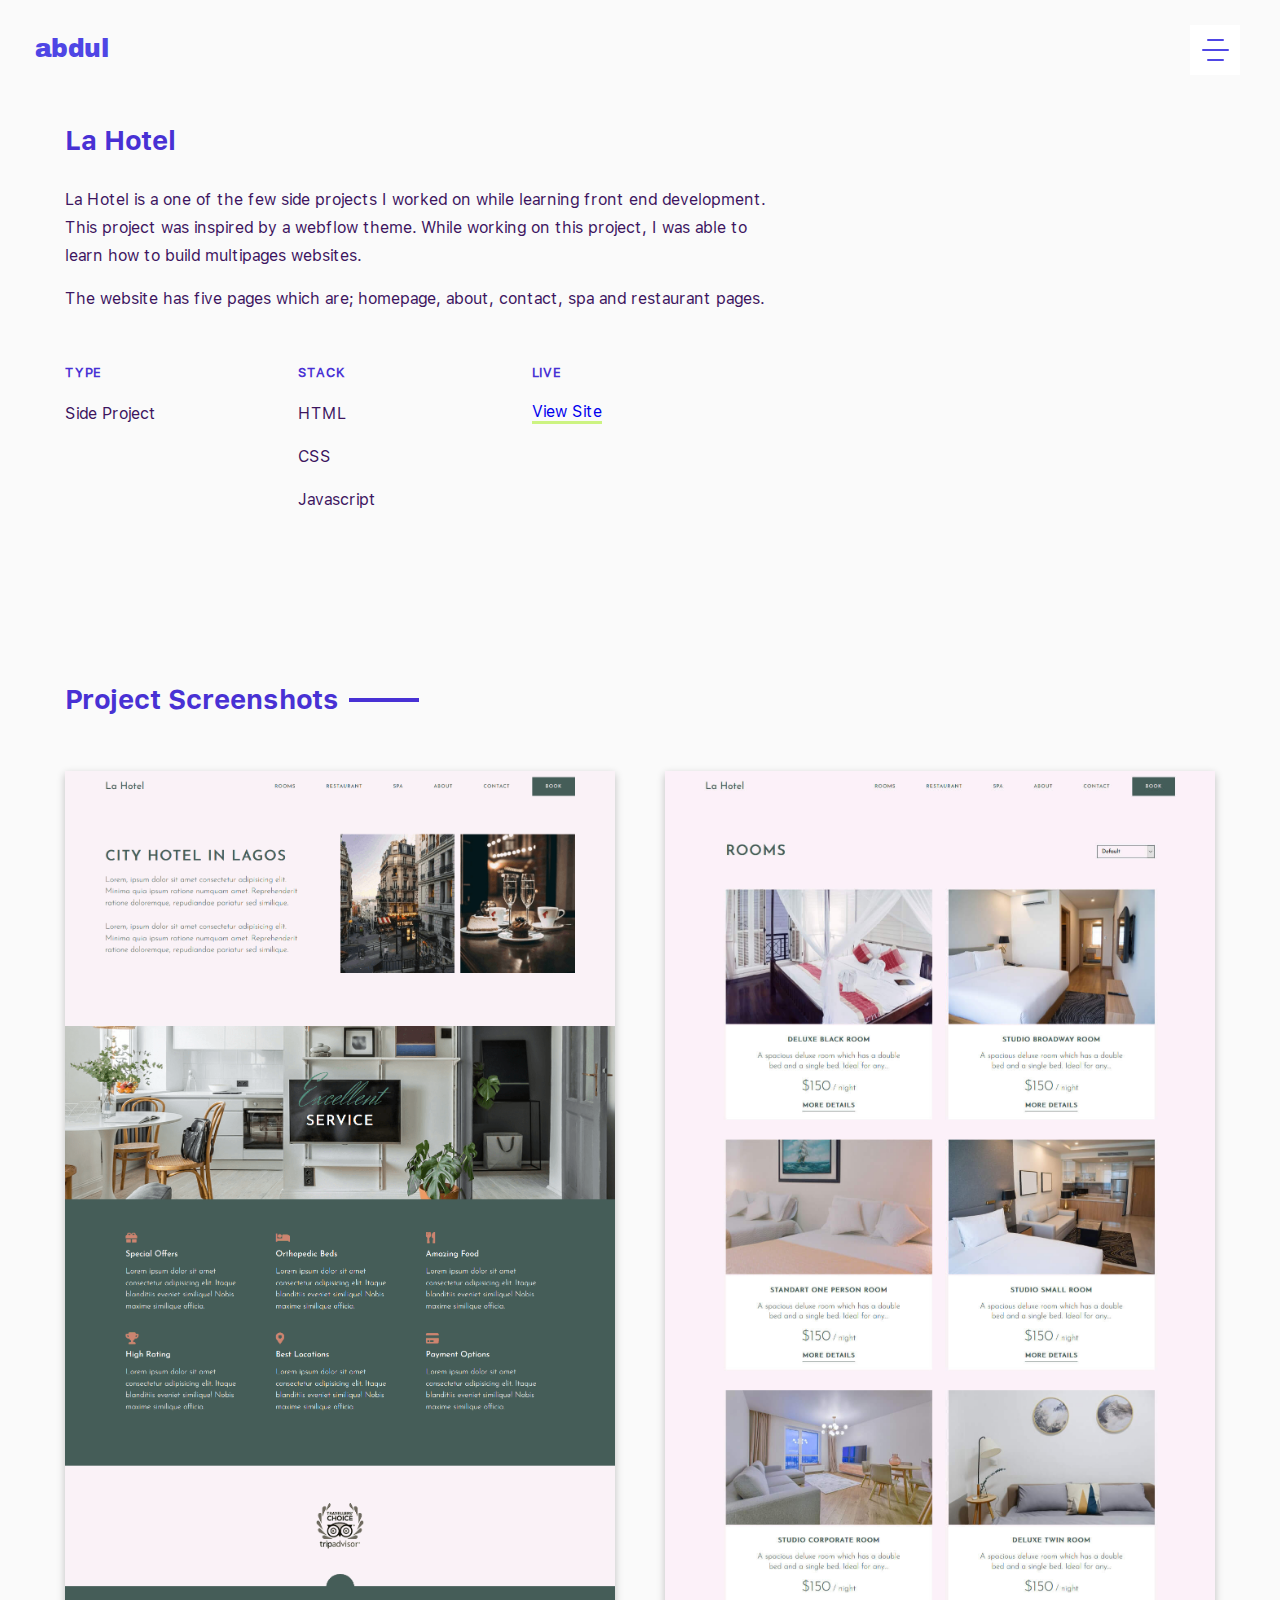
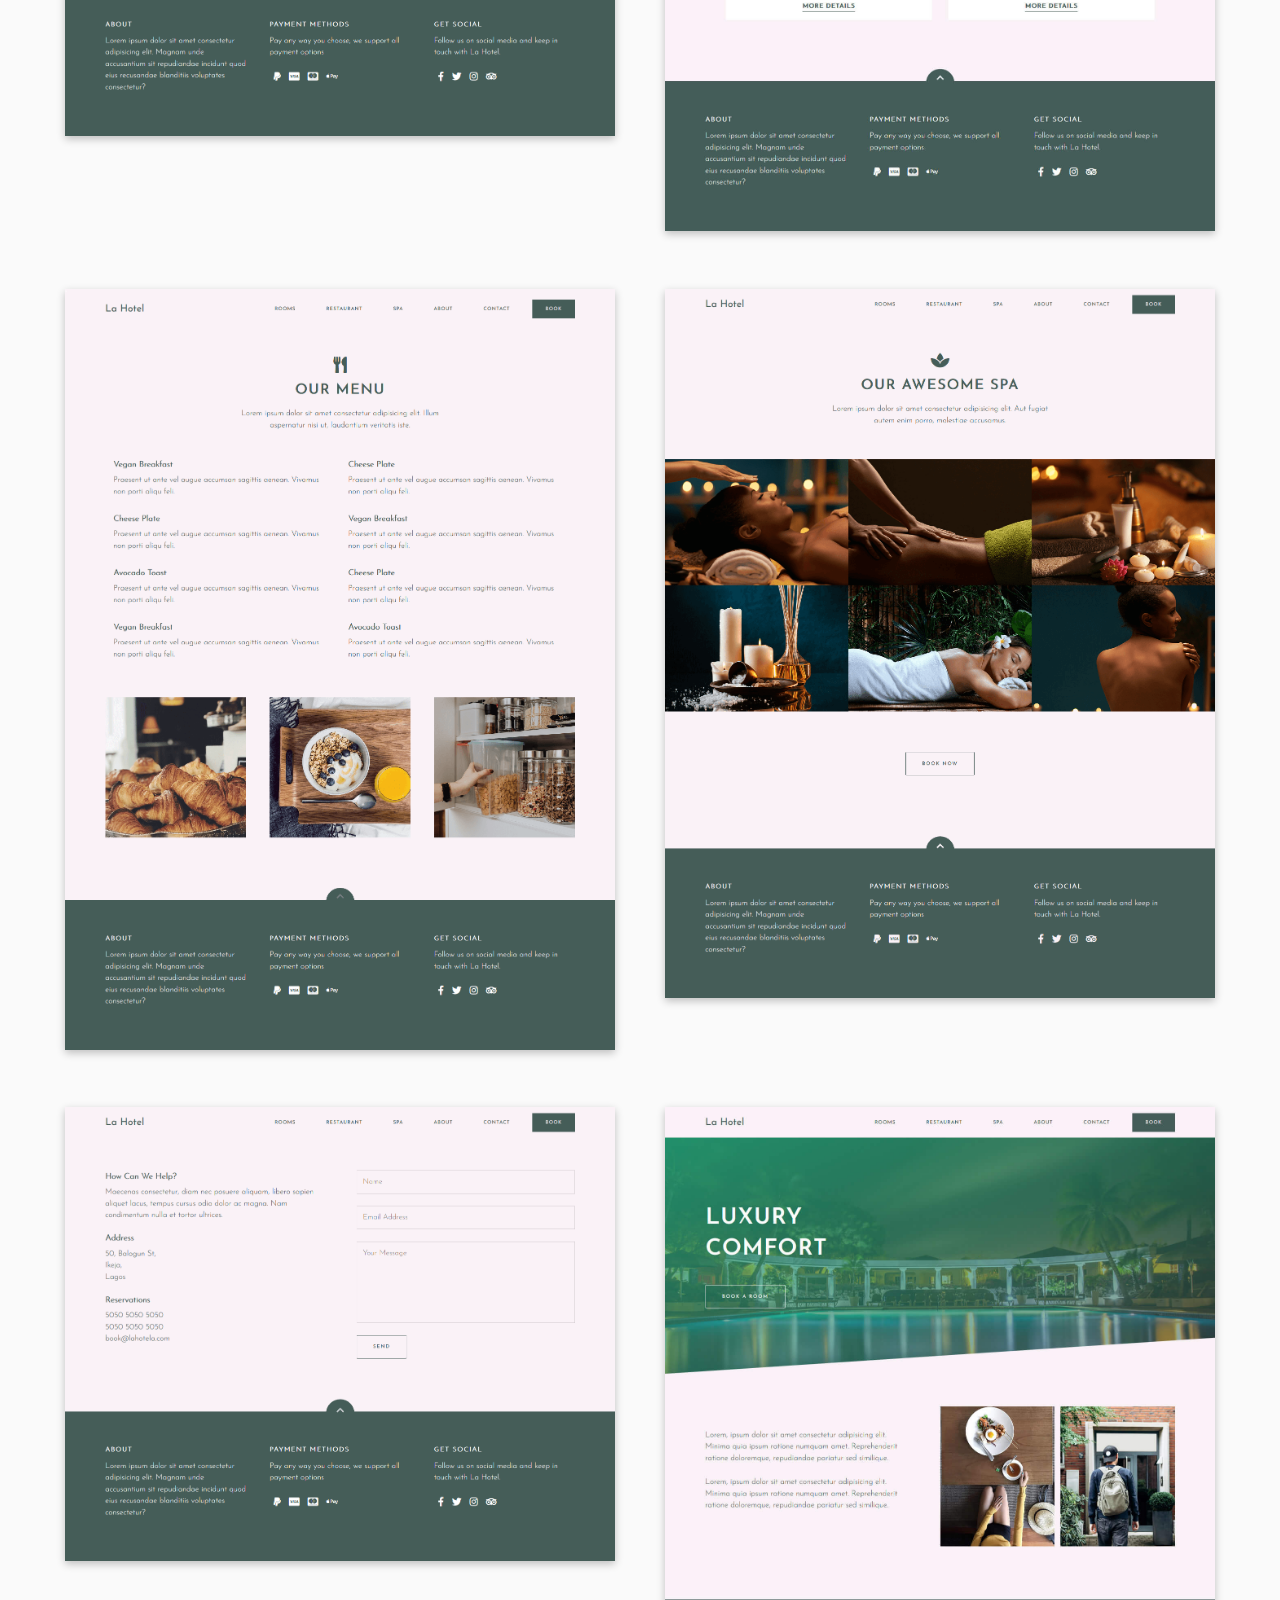
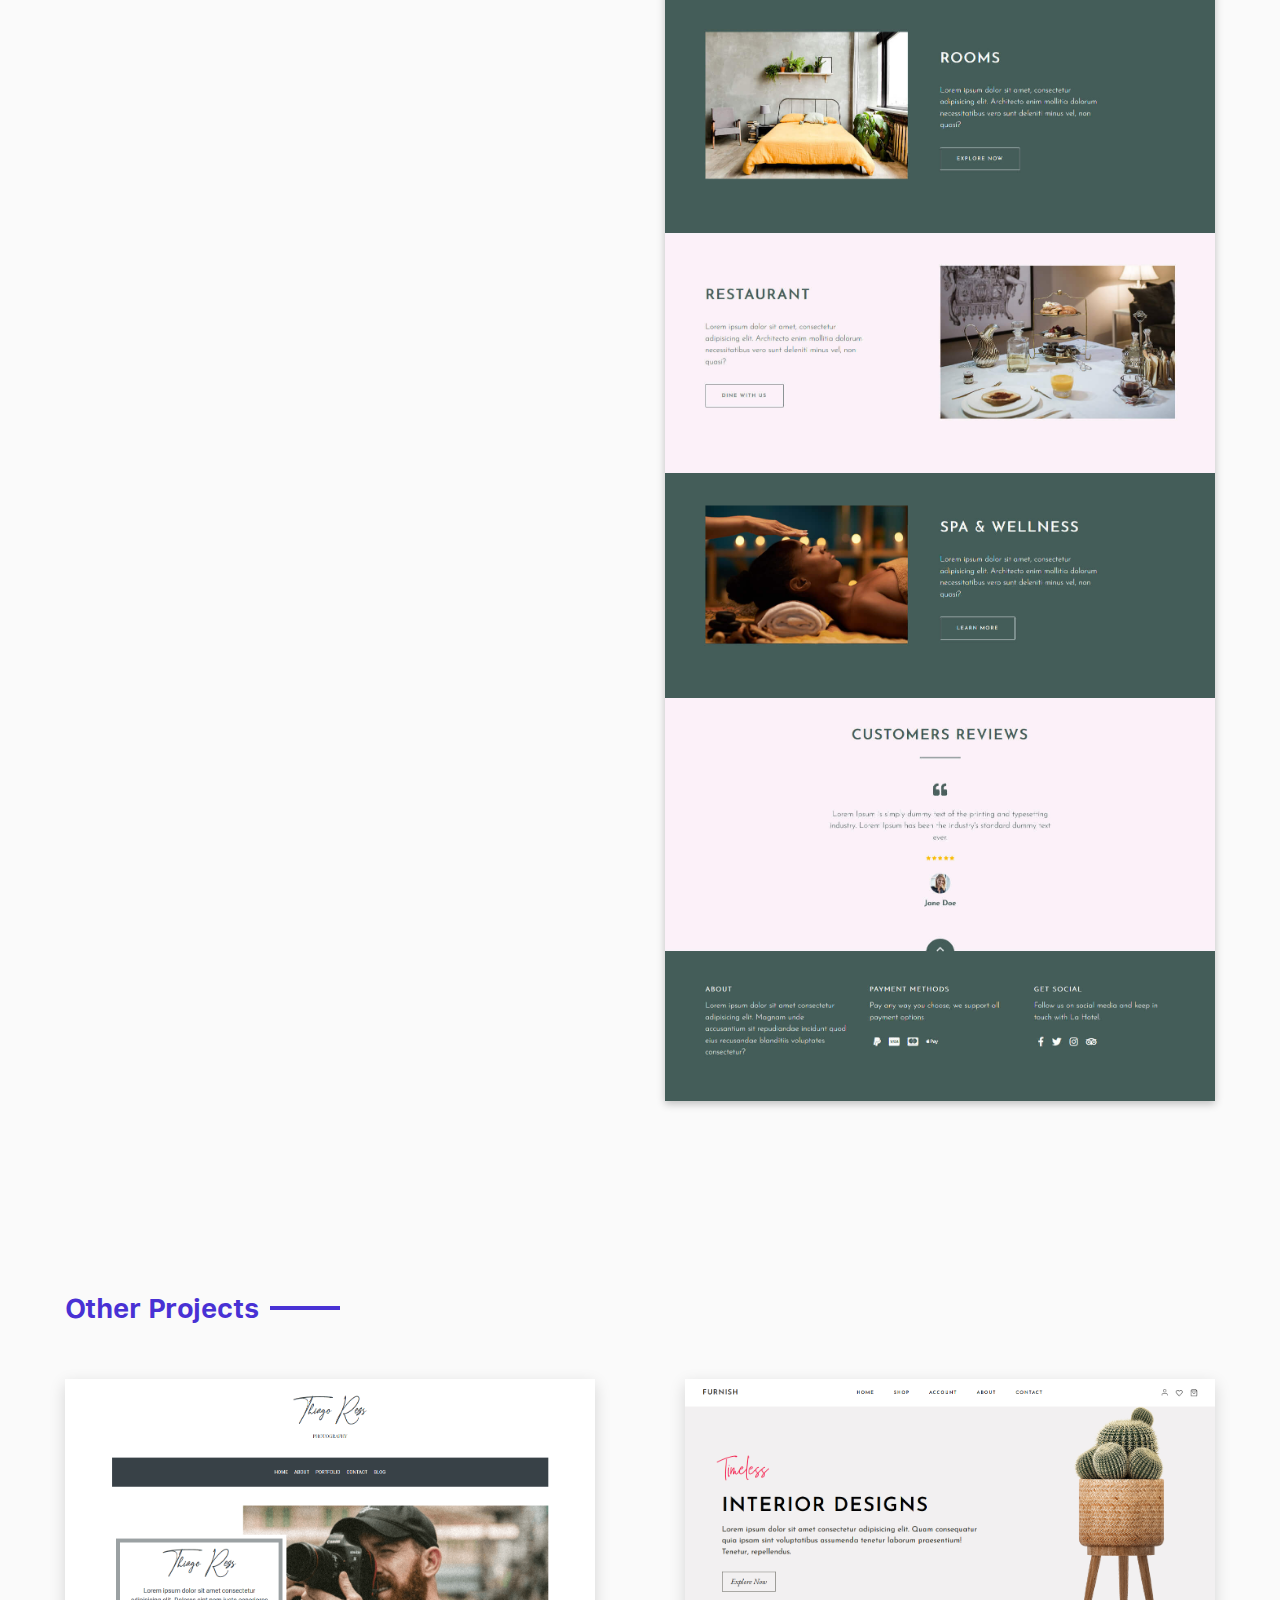
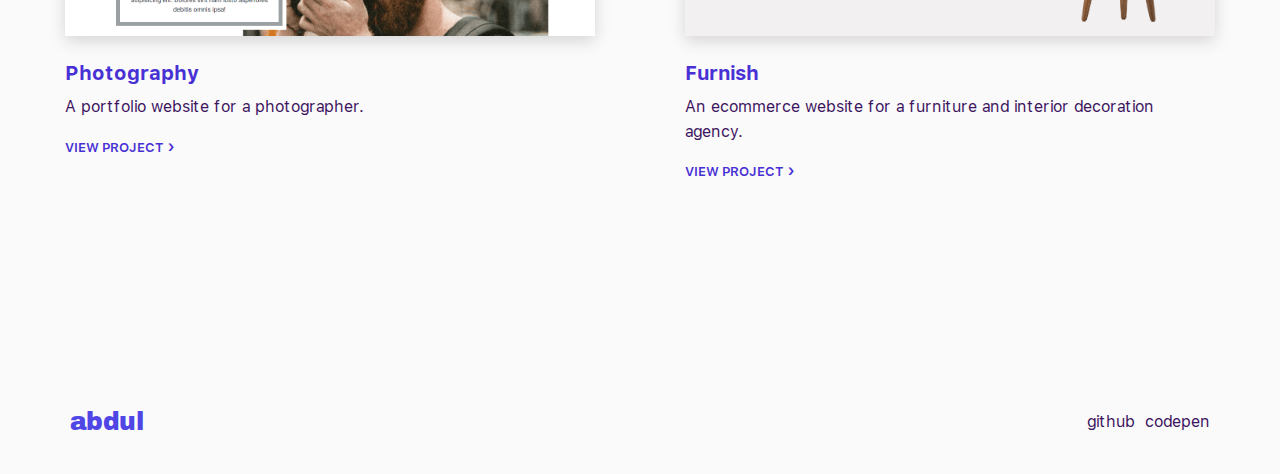
<file: projects/la-hotel.html>
<!DOCTYPE html>
<html lang="en">
<head>
    <meta charset="UTF-8">
    <meta name="viewport" content="width=device-width, initial-scale=1.0">
    <title>AbdulSamad Ayoade &mdash; La Hotel</title>
    <link rel="stylesheet" href="../styles/css/main.css">
    <meta name="description" content="AbdulSamad Ayoade Portfolio">
    <meta name="Keywords" content="AbdulSamad Ayoade, Portfolio, Front-End Developer, Developer, Software Engineer, Nigeria, Lagos">

    <meta property="og:site_name" content="abdulsamad.xyz">
    <meta property="og:title" content="AbdulSamad Ayoade Portfolio">
    <meta property="og:description" content="I’m a creative front-end developer from Lagos, Nigeria.">
    <meta property="og:image" itemprop="image" content="images/photo.png">
    <meta property="og:type" content="website">

    <meta name="twitter:card" content="summary_large_image">
    <meta name="twitter:site" content="@samadayoade">
    <meta name="twitter:creator" content="@samadayoade">
    <meta name="twitter:title" content="abdulsamad.xyz">
    <meta name="twitter:description" content="I’m a creative front-end developer from Lagos, Nigeria.">
    <meta name="twitter:image" content="images/photo.png">
    <meta name="twitter:app:country" content="NG">
</head>
<body>
    <!-- NAV SECTION -->
    <div class="nav--first">
        <a href="../index.html" class="logo--blue">abdul</a>
        <div class="nav--icon">
            <div class="bar1"></div>
            <div class="bar2"></div>
            <div class="bar3"></div>
        </div>
    </div>
    <div class="nav--second">
        <a href="../index.html" class="logo--white">abdul</a>
        <div class="nav--second__content">
            <!-- first box -->
            <div class="nav--second__content--box">
                <h4 class="h-4">Web Profiles</h4>
                <div class="web--profiles">
                    <div class="web--profiles__box">
                        <a href="https://github.com/abdulsamadayoade"><img src="../images/github.svg" alt="github"></a>
                        <a href="https://codepen.io/abdulsamadcodes"><img src="../images/codepen.svg" alt="codepen"></a>
                        <a href="https://dribbble.com/ayoadesamad"><img src="../images/dribbble.svg" alt="dribbble"></a>
                    </div>
                    <div class="web--profiles__box">
                        <a href="https://www.linkedin.com/in/abdulsamad-ayoade-116304178"><img src="../images/linkedin.svg" alt="linkedin"></a>
                        <a href="https://twitter.com/samadayoade"><img src="../images/twitter.svg" alt="twitter"></a>
                        <a href="https://www.instagram.com/abdul__codes/"><img src="../images/instagram.svg" alt="instagram"></a>
                    </div>
                </div>
                <a class="resume-link" href="../resume.html">Resume 📙</a>
            </div>
            <!-- second box -->
            <div class="nav--second__content--box">
                <h4 class="h-4">Menu</h4>
                <ul class="nav__list">
                    <li class="nav__list--item"><a href="../index.html#projects" class="nav__link">Projects</a></li>
                    <li class="nav__list--item"><a href="https://articles.abdulsamad.xyz" target="_blank" rel="noopener noreferrer" class="nav__link">Articles</a></li>
                    <li class="nav__list--item"><a href="../index.html#contact" class="nav__link">Contact</a></li>
                </ul>
            </div>
        </div>
    </div>

    <!-- MAIN SECTION -->
    <main class="projects--main">
        <!-- PROJECTS GUIDE SECTION -->
        <div class="project-guide">
            <h1>La Hotel</h1>
            <p>La Hotel is a one of the few side projects I worked on while learning front end development. This project was inspired by a webflow theme. While working on this project, I was able to learn how to build multipages websites.</p>

            <p>The website has five pages which are; homepage, about, contact, spa and restaurant pages.</p>
            <div class="project-guide__brief">
                <div class="project-guide--type">
                    <h4>Type</h4>
                    <p>Side Project</p>
                </div>
                <div class="project-guide--stack">
                    <h4>Stack</h4>
                    <p class="mb-5">HTML</p>
                    <p class="mb-5">CSS</p>
                    <p class="mb-5">Javascript</p>
                </div>
                <div class="project-guide--live">
                    <h4>Live</h4>
                    <a href="/La-Hotel" class="view-site">View Site</a>
                </div>
            </div>
            <div class="project-guide__screenshots">
                <h2 class="h-2">Project Screenshots</h2>
                <div class="screenshots-container">
                    <div class="screenshots-box">
                        <img src="../images/lahotel-screenshot-4.png" alt="la-hotel sreenshot">
                    </div>
                    <div class="screenshots-box">
                        <img src="../images/lahotel-screenshot-2.jpg" alt="la-hotel sreenshot">
                    </div>
                    <div class="screenshots-box">
                        <img src="../images/lahotel-screenshot-3.png" alt="la-hotel sreenshot">
                    </div>
                    <div class="screenshots-box">
                        <img src="../images/lahotel-screenshot-5.png" alt="la-hotel sreenshot">
                    </div>
                    <div class="screenshots-box">
                        <img src="../images/lahotel-screenshot-6.png" alt="la-hotel sreenshot">
                    </div>
                    <div class="screenshots-box">
                        <img src="../images/lahotel-screenshot-1.jpg" alt="la-hotel sreenshot">
                    </div>
                </div>
            </div>
        </div>

        <!-- OTHER PROJECTS SECTION -->
        <section class="other-projects">
            <h2 class="h-2">Other Projects</h2>
            <div class="projects">
                <div class="projects__box">
                    <img class="projects__image" src="../images/Photography.png" alt="photography">
                    <h3 class="projects__name">Photography</h3>
                    <p class="projects__description">A portfolio website for a photographer.</p>
                    <a href="../projects/photography.html" class="projects__link">
                        View Project
                        <span>›</span>
                    </a>
                </div>
                <div class="projects__box">
                    <img class="projects__image" src="../images/Furnish.png" alt="Furnish">
                    <h3 class="projects__name">Furnish</h3>
                    <p class="projects__description">An ecommerce website for a furniture and interior decoration agency.</p>
                    <a href="../projects/furnish.html" class="projects__link">
                        View Project
                        <span>›</span>
                    </a>
                </div>
            </div>
        </section>
    </main>
        
    <!-- FOOTER SECTION -->
    <footer class="footer">
        <a href="../index.html" class="logo--blue">abdul</a>
        <ul class="footer__list">
            <li class="footer__item">
                <a href="https://github.com/abdulsamadayoade" class="footer__link">github</a>
            </li>
            <li class="footer__item">
                <a href="https://codepen.io/abdulsamadcodes" class="footer__link">codepen</a>
            </li>
        </ul>
    </footer>

    <script src="../js/app.js"></script>
</body>
</html>
</file>
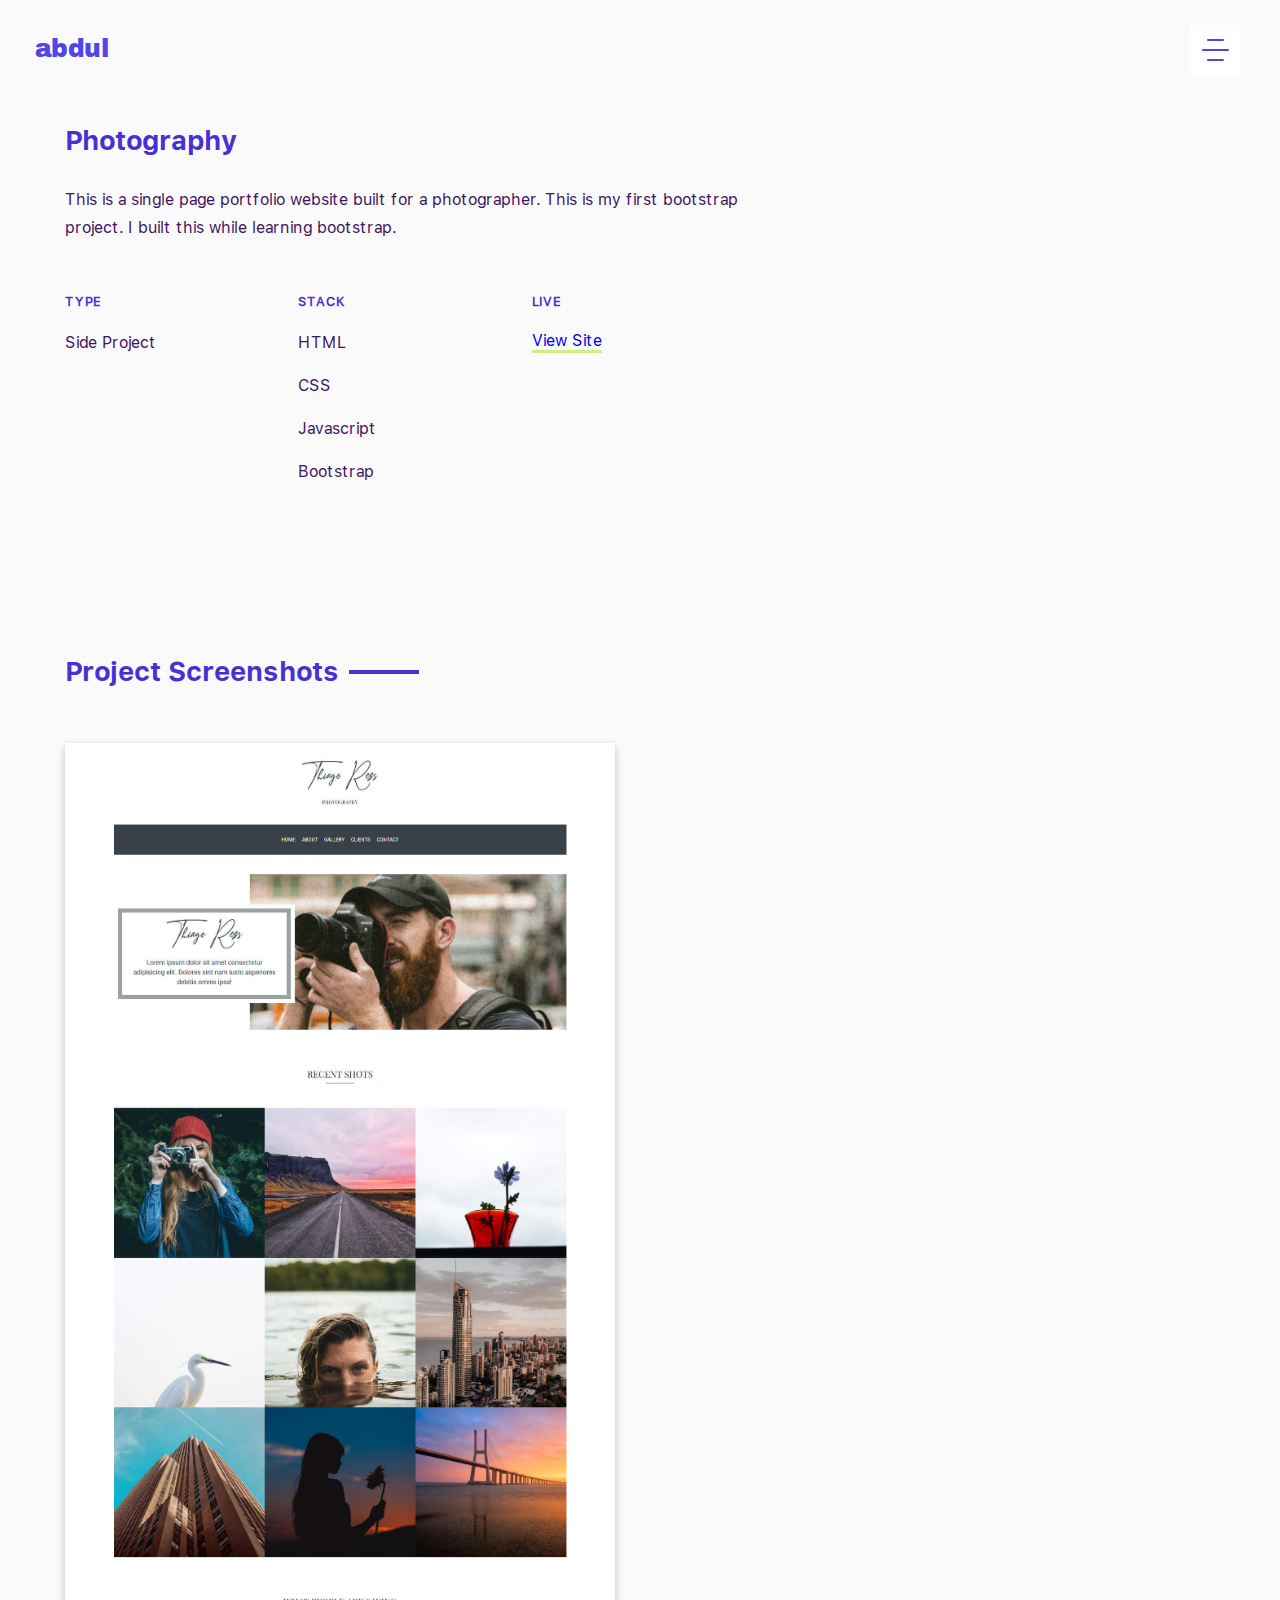
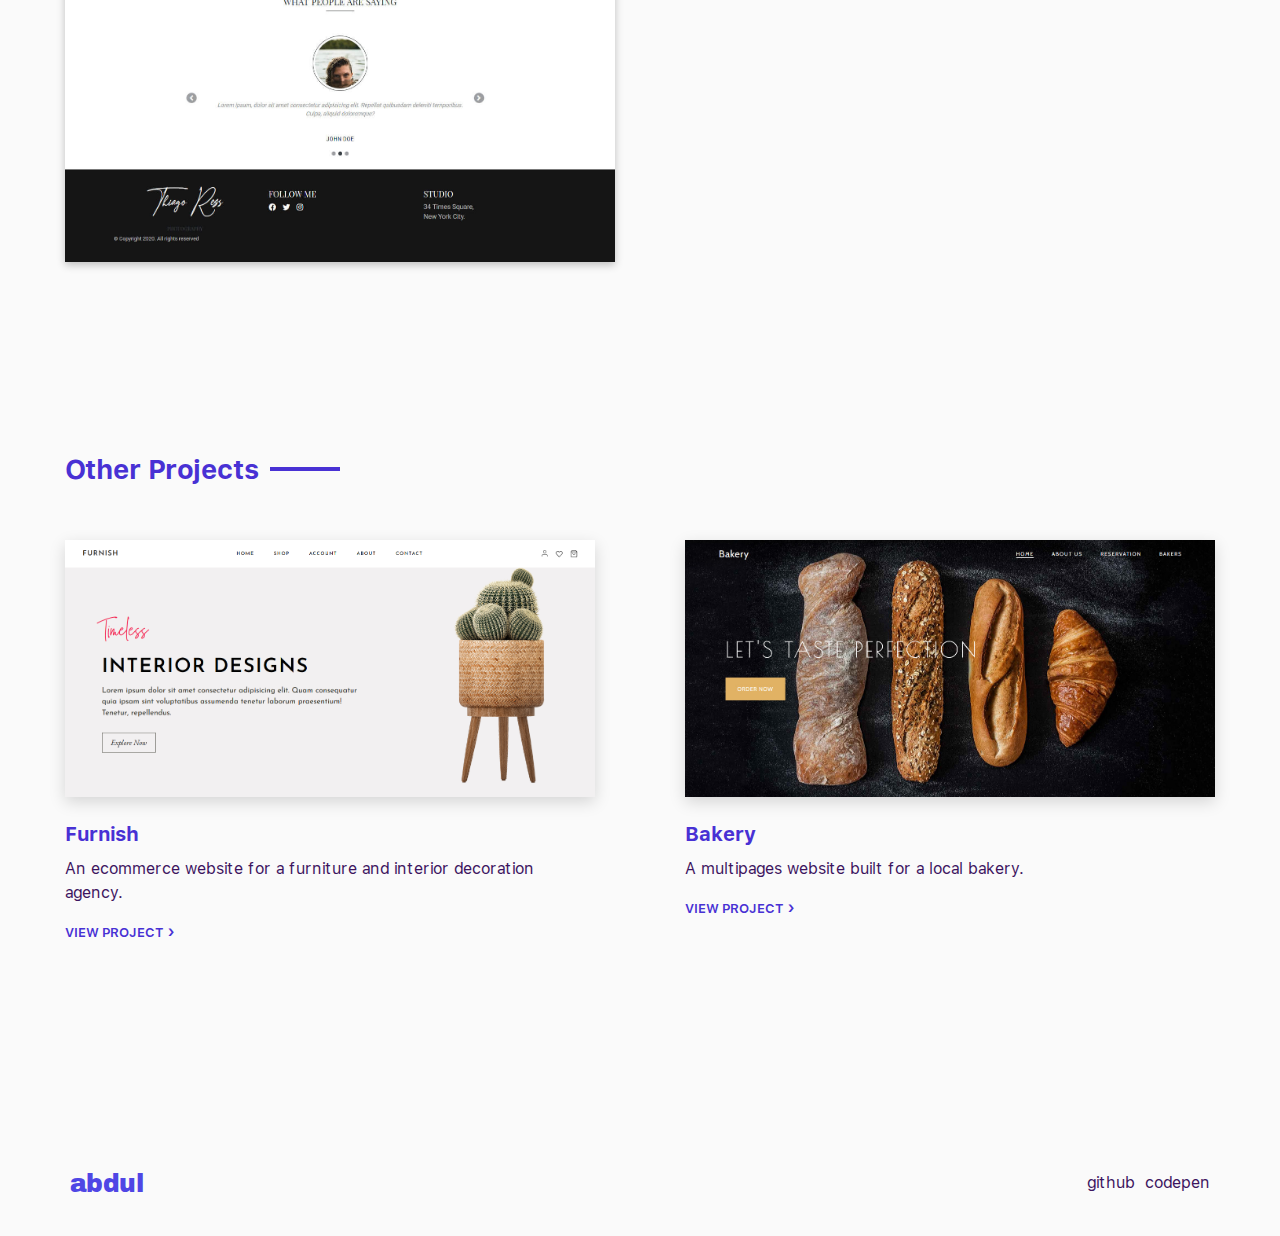
<file: projects/photography.html>
<!DOCTYPE html>
<html lang="en">
<head>
    <meta charset="UTF-8">
    <meta name="viewport" content="width=device-width, initial-scale=1.0">
    <title>AbdulSamad Ayoade &mdash; Photography</title>
    <link rel="stylesheet" href="../styles/css/main.css">
    <meta name="description" content="AbdulSamad Ayoade Portfolio">
    <meta name="Keywords" content="AbdulSamad Ayoade, Portfolio, Front-End Developer, Developer, Software Engineer, Nigeria, Lagos">

    <meta property="og:site_name" content="abdulsamad.xyz">
    <meta property="og:title" content="AbdulSamad Ayoade Portfolio">
    <meta property="og:description" content="I’m a creative front-end developer from Lagos, Nigeria.">
    <meta property="og:image" itemprop="image" content="images/photo.png">
    <meta property="og:type" content="website">

    <meta name="twitter:card" content="summary_large_image">
    <meta name="twitter:site" content="@samadayoade">
    <meta name="twitter:creator" content="@samadayoade">
    <meta name="twitter:title" content="abdulsamad.xyz">
    <meta name="twitter:description" content="I’m a creative front-end developer from Lagos, Nigeria.">
    <meta name="twitter:image" content="images/photo.png">
    <meta name="twitter:app:country" content="NG">
</head>
<body>
    <!-- NAV SECTION -->
    <div class="nav--first">
        <a href="../index.html" class="logo--blue">abdul</a>
        <div class="nav--icon">
            <div class="bar1"></div>
            <div class="bar2"></div>
            <div class="bar3"></div>
        </div>
    </div>
    <div class="nav--second">
        <a href="../index.html" class="logo--white">abdul</a>
        <div class="nav--second__content">
            <!-- first box -->
            <div class="nav--second__content--box">
                <h4 class="h-4">Web Profiles</h4>
                <div class="web--profiles">
                    <div class="web--profiles__box">
                        <a href="https://github.com/abdulsamadayoade"><img src="../images/github.svg" alt="github"></a>
                        <a href="https://codepen.io/abdulsamadcodes"><img src="../images/codepen.svg" alt="codepen"></a>
                        <a href="https://dribbble.com/ayoadesamad"><img src="../images/dribbble.svg" alt="dribbble"></a>
                    </div>
                    <div class="web--profiles__box">
                        <a href="https://www.linkedin.com/in/abdulsamad-ayoade-116304178"><img src="../images/linkedin.svg" alt="linkedin"></a>
                        <a href="https://twitter.com/samadayoade"><img src="../images/twitter.svg" alt="twitter"></a>
                        <a href="https://www.instagram.com/abdul__codes/"><img src="../images/instagram.svg" alt="instagram"></a>
                    </div>
                </div>
                <a class="resume-link" href="../resume.html">Resume 📙</a>
            </div>
            <!-- second box -->
            <div class="nav--second__content--box">
                <h4 class="h-4">Menu</h4>
                <ul class="nav__list">
                    <li class="nav__list--item"><a href="../index.html#projects" class="nav__link">Projects</a></li>
                    <li class="nav__list--item"><a href="https://articles.abdulsamad.xyz" target="_blank" rel="noopener noreferrer" class="nav__link">Articles</a></li>
                    <li class="nav__list--item"><a href="../index.html#contact" class="nav__link">Contact</a></li>
                </ul>
            </div>
        </div>
    </div>

    <!-- MAIN SECTION -->
    <main class="projects--main">
        <!-- PROJECTS GUIDE SECTION -->
        <div class="project-guide">
            <h1>Photography</h1>
            <p>This is a single page portfolio website built for a photographer. This is my first bootstrap project. I built this while learning bootstrap.</p>
            <div class="project-guide__brief">
                <div class="project-guide--type">
                    <h4>Type</h4>
                    <p>Side Project</p>
                </div>
                <div class="project-guide--stack">
                    <h4>Stack</h4>
                    <p class="mb-5">HTML</p>
                    <p class="mb-5">CSS</p>
                    <p class="mb-5">Javascript</p>
                    <p class="mb-5">Bootstrap</p>
                </div>
                <div class="project-guide--live">
                    <h4>Live</h4>
                    <a href="/Photography-portfolio" class="view-site">View Site</a>
                </div>
            </div>
            <div class="project-guide__screenshots">
                <h2 class="h-2">Project Screenshots</h2>
                <div class="screenshots-container">
                    <div class="screenshots-box">
                        <img src="../images/photography-screenshot.jpg" alt="photography sreenshot">
                    </div>
                </div>
            </div>
        </div>

        <!-- OTHER PROJECTS SECTION -->
        <section class="other-projects">
            <h2 class="h-2">Other Projects</h2>
            <div class="projects">
                <div class="projects__box">
                    <img class="projects__image" src="../images/Furnish.png" alt="Furnish">
                    <h3 class="projects__name">Furnish</h3>
                    <p class="projects__description">An ecommerce website for a furniture and interior decoration agency.</p>
                    <a href="../projects/furnish.html" class="projects__link">
                        View Project
                        <span>›</span>
                    </a>
                </div>
                <div class="projects__box">
                    <img class="projects__image" src="../images/Bakery.jpg" alt="Bakery">
                    <h3 class="projects__name">Bakery</h3>
                    <p class="projects__description">A multipages website built for a local bakery.</p>
                    <a href="../projects/bakery.html" class="projects__link">
                        View Project
                        <span>›</span>
                    </a>
                </div>
            </div>
        </section>
    </main>
        
    <!-- FOOTER SECTION -->
    <footer class="footer">
        <a href="../index.html" class="logo--blue">abdul</a>
        <ul class="footer__list">
            <li class="footer__item">
                <a href="https://github.com/abdulsamadayoade" class="footer__link">github</a>
            </li>
            <li class="footer__item">
                <a href="https://codepen.io/abdulsamadcodes" class="footer__link">codepen</a>
            </li>
        </ul>
    </footer>

    <script src="../js/app.js"></script>
</body>
</html>
</file>
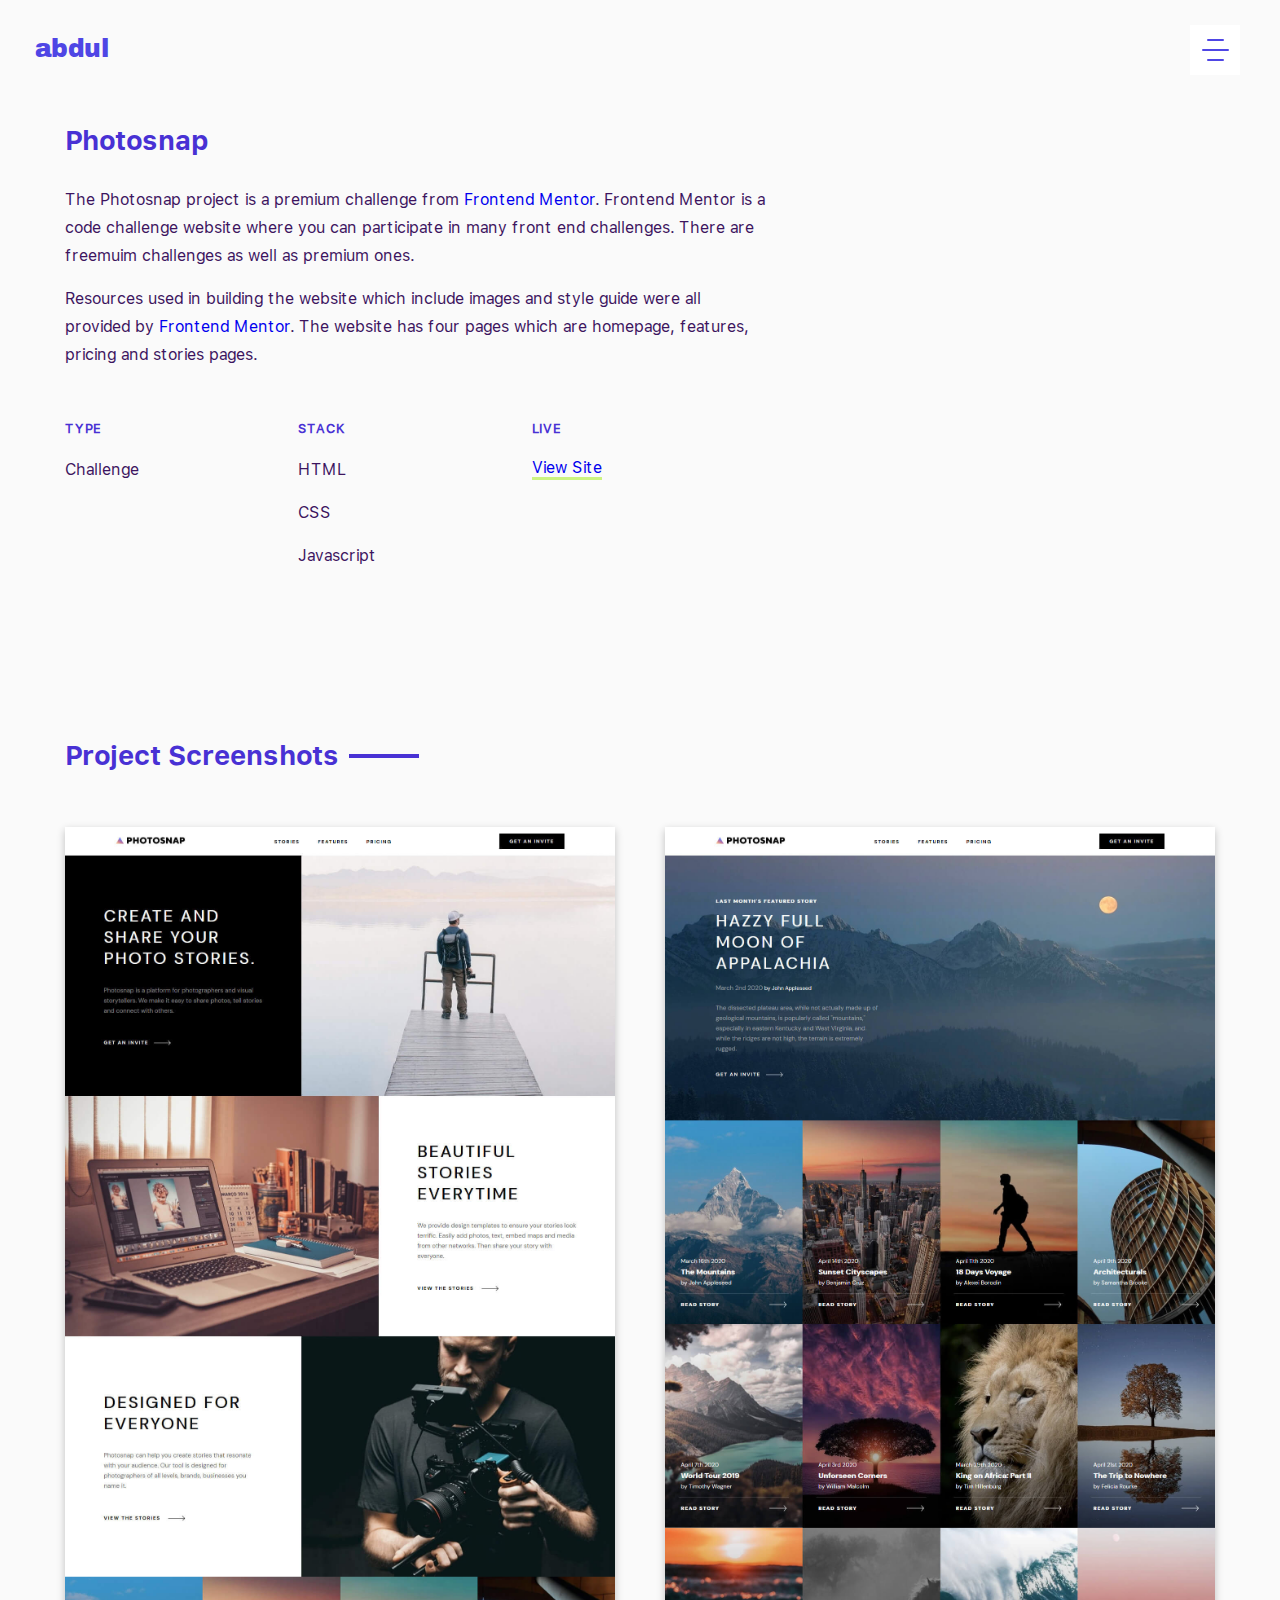
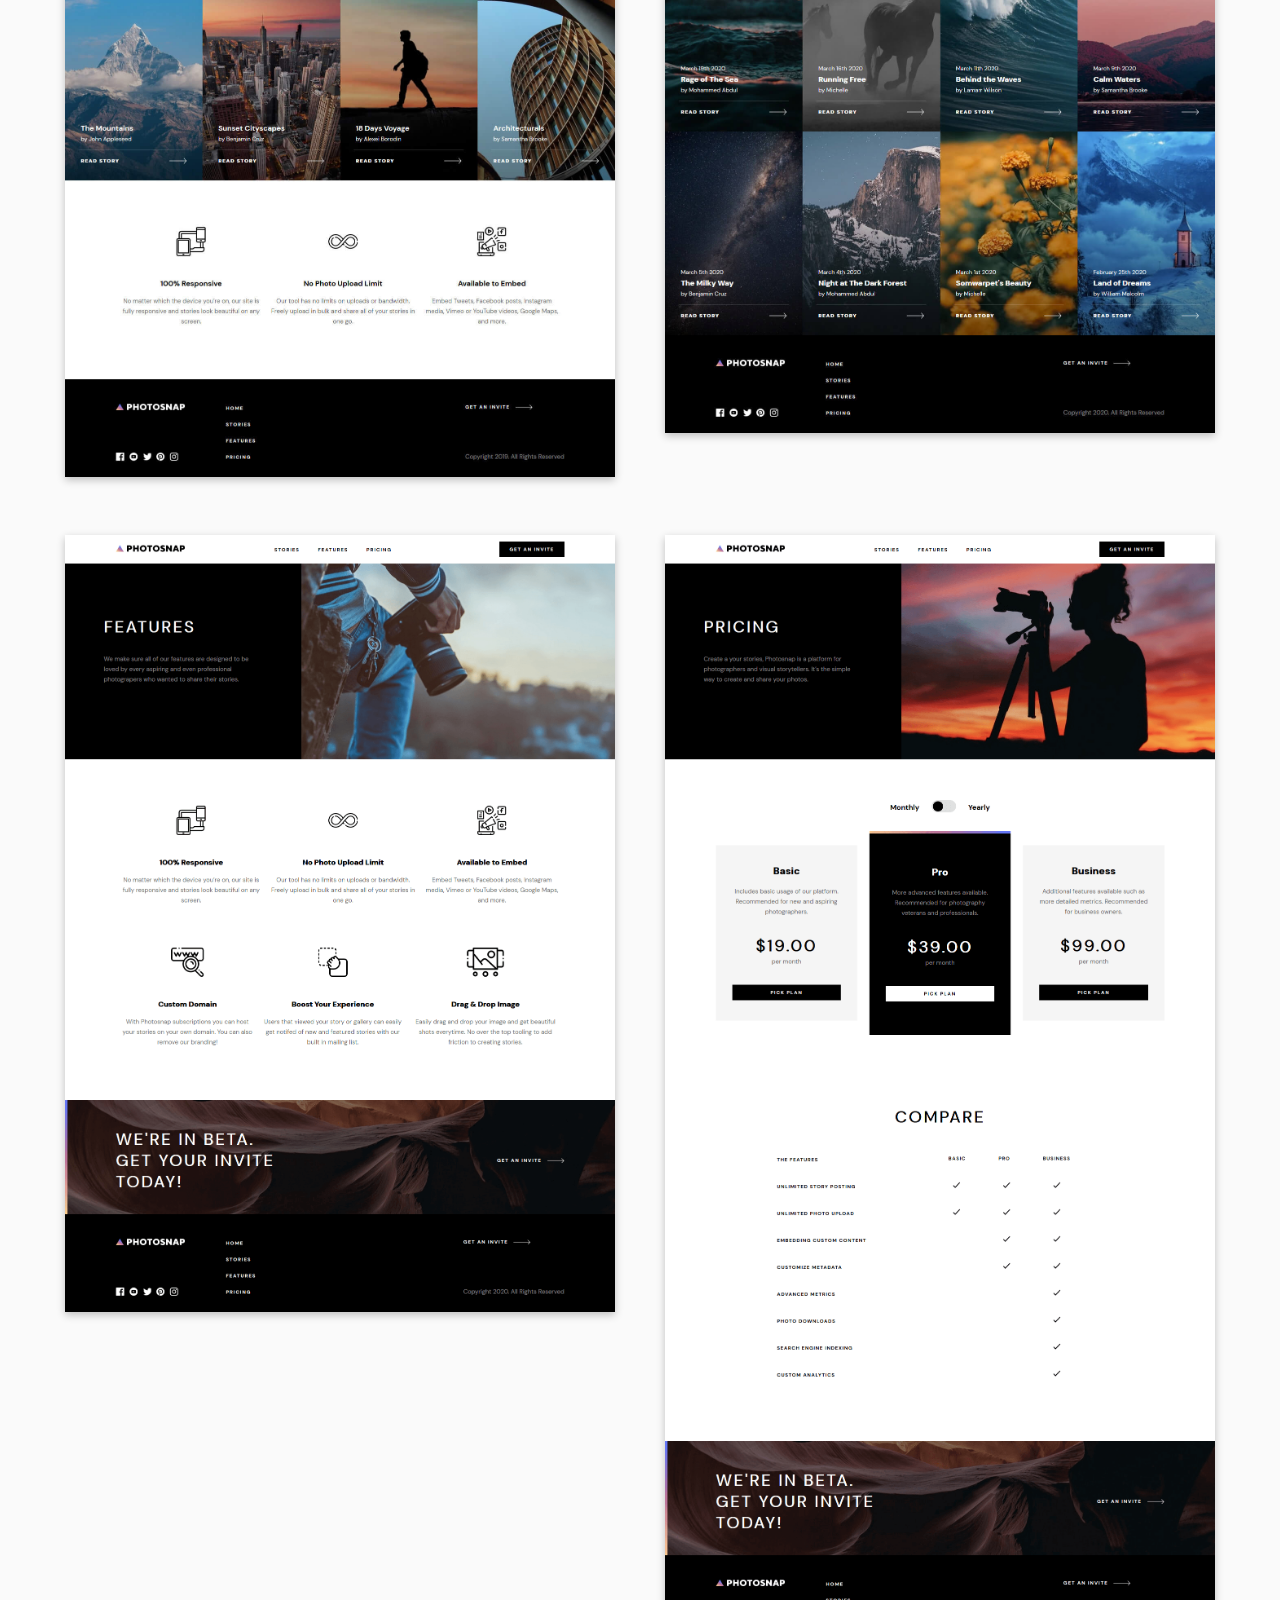
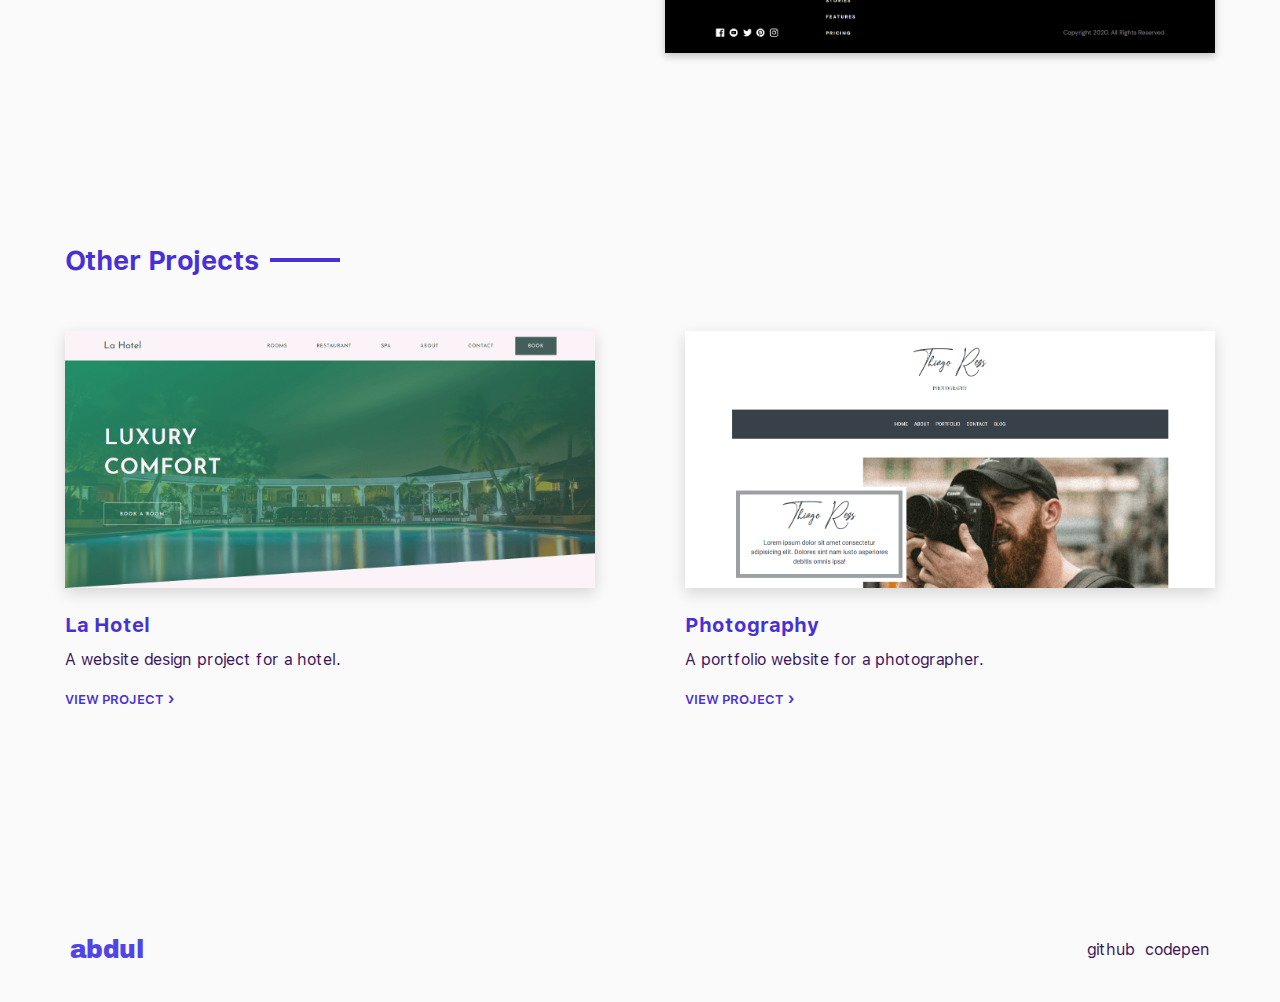
<file: projects/photosnap.html>
<!DOCTYPE html>
<html lang="en">
<head>
    <meta charset="UTF-8">
    <meta name="viewport" content="width=device-width, initial-scale=1.0">
    <title>AbdulSamad Ayoade &mdash; Photosnap</title>
    <link rel="stylesheet" href="../styles/css/main.css">
    <meta name="description" content="AbdulSamad Ayoade Portfolio">
    <meta name="Keywords" content="AbdulSamad Ayoade, Portfolio, Front-End Developer, Developer, Software Engineer, Nigeria, Lagos">

    <meta property="og:site_name" content="abdulsamad.xyz">
    <meta property="og:title" content="AbdulSamad Ayoade Portfolio">
    <meta property="og:description" content="I’m a creative front-end developer from Lagos, Nigeria.">
    <meta property="og:image" itemprop="image" content="images/photo.png">
    <meta property="og:type" content="website">

    <meta name="twitter:card" content="summary_large_image">
    <meta name="twitter:site" content="@samadayoade">
    <meta name="twitter:creator" content="@samadayoade">
    <meta name="twitter:title" content="abdulsamad.xyz">
    <meta name="twitter:description" content="I’m a creative front-end developer from Lagos, Nigeria.">
    <meta name="twitter:image" content="images/photo.png">
    <meta name="twitter:app:country" content="NG">
</head>
<body>
    <!-- NAV SECTION -->
    <div class="nav--first">
        <a href="../index.html" class="logo--blue">abdul</a>
        <div class="nav--icon">
            <div class="bar1"></div>
            <div class="bar2"></div>
            <div class="bar3"></div>
        </div>
    </div>
    <div class="nav--second">
        <a href="../index.html" class="logo--white">abdul</a>
        <div class="nav--second__content">
            <!-- first box -->
            <div class="nav--second__content--box">
                <h4 class="h-4">Web Profiles</h4>
                <div class="web--profiles">
                    <div class="web--profiles__box">
                        <a href="https://github.com/abdulsamadayoade"><img src="../images/github.svg" alt="github"></a>
                        <a href="https://codepen.io/abdulsamadcodes"><img src="../images/codepen.svg" alt="codepen"></a>
                        <a href="https://dribbble.com/ayoadesamad"><img src="../images/dribbble.svg" alt="dribbble"></a>
                    </div>
                    <div class="web--profiles__box">
                        <a href="https://www.linkedin.com/in/abdulsamad-ayoade-116304178"><img src="../images/linkedin.svg" alt="linkedin"></a>
                        <a href="https://twitter.com/samadayoade"><img src="../images/twitter.svg" alt="twitter"></a>
                        <a href="https://www.instagram.com/abdul__codes/"><img src="../images/instagram.svg" alt="instagram"></a>
                    </div>
                </div>
                <a class="resume-link" href="../resume.html">Resume 📙</a>
            </div>
            <!-- second box -->
            <div class="nav--second__content--box">
                <h4 class="h-4">Menu</h4>
                <ul class="nav__list">
                    <li class="nav__list--item"><a href="../index.html#projects" class="nav__link">Projects</a></li>
                    <li class="nav__list--item"><a href="https://articles.abdulsamad.xyz" target="_blank" rel="noopener noreferrer" class="nav__link">Articles</a></li>
                    <li class="nav__list--item"><a href="../index.html#contact" class="nav__link">Contact</a></li>
                </ul>
            </div>
        </div>
    </div>

    <!-- MAIN SECTION -->
    <main class="projects--main">
        <!-- PROJECTS GUIDE SECTION -->
        <div class="project-guide">
            <h1>Photosnap</h1>
            <p>The Photosnap project is a premium challenge from <a href="https://www.frontendmentor.io">Frontend Mentor</a>. Frontend Mentor is a code challenge website where you can participate in many front end challenges. There are freemuim challenges as well as premium ones.</p>

            <p>Resources used in building the website which include images and style guide were all provided by <a href="https://www.frontendmentor.io">Frontend Mentor</a>. The website has four pages which are homepage, features, pricing and stories pages.</p>
            <div class="project-guide__brief">
                <div class="project-guide--type">
                    <h4>Type</h4>
                    <p>Challenge</p>
                </div>
                <div class="project-guide--stack">
                    <h4>Stack</h4>
                    <p class="mb-5">HTML</p>
                    <p class="mb-5">CSS</p>
                    <p class="mb-5">Javascript</p>
                </div>
                <div class="project-guide--live">
                    <h4>Live</h4>
                    <a href="/Photosnap" class="view-site">View Site</a>
                </div>
            </div>
            <div class="project-guide__screenshots">
                <h2 class="h-2">Project Screenshots</h2>
                <div class="screenshots-container">
                    <div class="screenshots-box">
                        <img src="../images/photosnap-screenshot-1.jpg" alt="photosnap sreenshot">
                    </div>
                    <div class="screenshots-box">
                        <img src="../images/photosnap-screenshot-2.jpg" alt="photosnap sreenshot">
                    </div>
                    <div class="screenshots-box">
                        <img src="../images/photosnap-screenshot-3.png" alt="photosnap sreenshot">
                    </div>
                    <div class="screenshots-box">
                        <img src="../images/photosnap-screenshot-4.png" alt="photosnap sreenshot">
                    </div>
                </div>
            </div>
        </div>

        <!-- OTHER PROJECTS SECTION -->
        <section class="other-projects">
            <h2 class="h-2">Other Projects</h2>
            <div class="projects">
                <div class="projects__box">
                    <img class="projects__image" src="../images/La-Hotel.png" alt="la hotel">
                    <h3 class="projects__name">La Hotel</h3>
                    <p class="projects__description">A website design project for a hotel.</p>
                    <a href="../projects/la-hotel.html" class="projects__link">
                        View Project
                        <span>›</span>
                    </a>
                </div>
                <div class="projects__box">
                    <img class="projects__image" src="../images/Photography.png" alt="photography">
                    <h3 class="projects__name">Photography</h3>
                    <p class="projects__description">A portfolio website for a photographer.</p>
                    <a href="../projects/photography.html" class="projects__link">
                        View Project
                        <span>›</span>
                    </a>
                </div>
            </div>
        </section>
    </main>
    
    <!-- FOOTER SECTION -->
    <footer class="footer">
        <a href="../index.html" class="logo--blue">abdul</a>
        <ul class="footer__list">
            <li class="footer__item">
                <a href="https://github.com/abdulsamadayoade" class="footer__link">github</a>
            </li>
            <li class="footer__item">
                <a href="https://codepen.io/abdulsamadcodes" class="footer__link">codepen</a>
            </li>
        </ul>
    </footer>
    

    <script src="../js/app.js"></script>
</body>
</html>
</file>
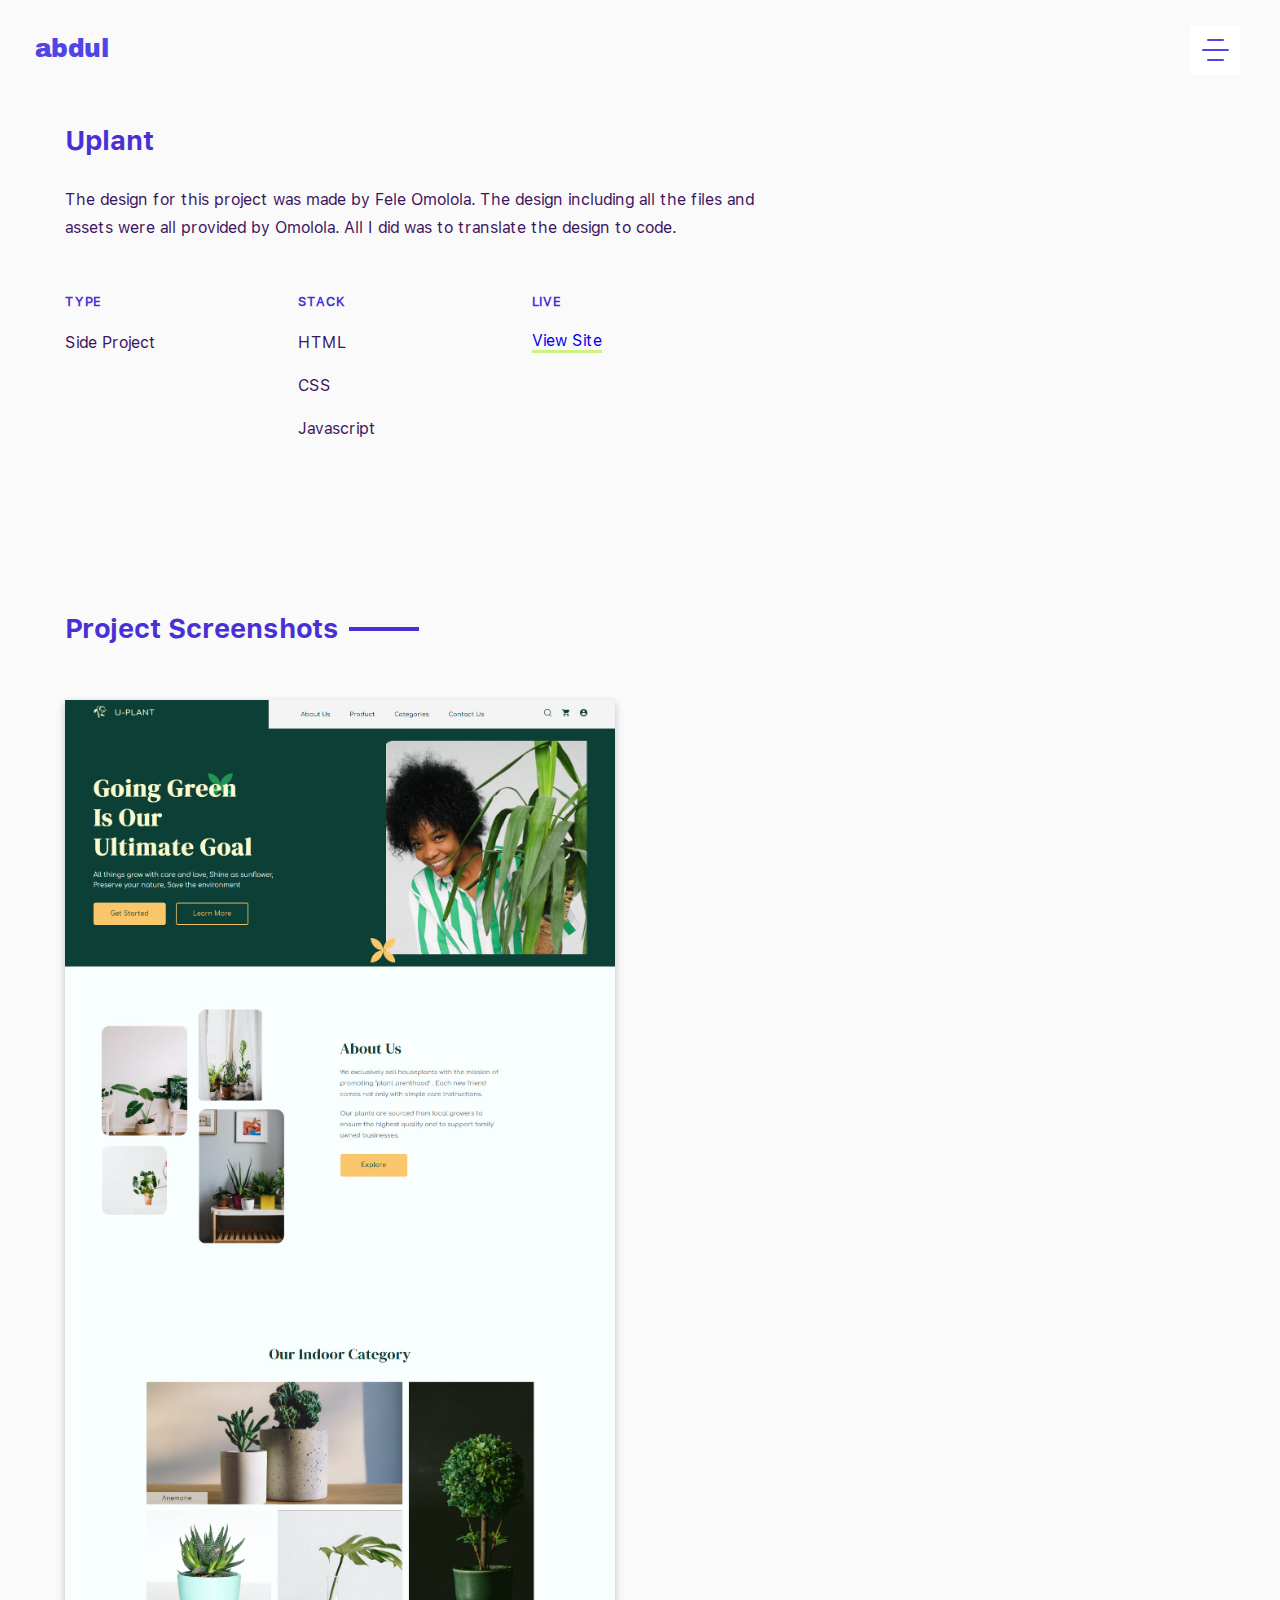
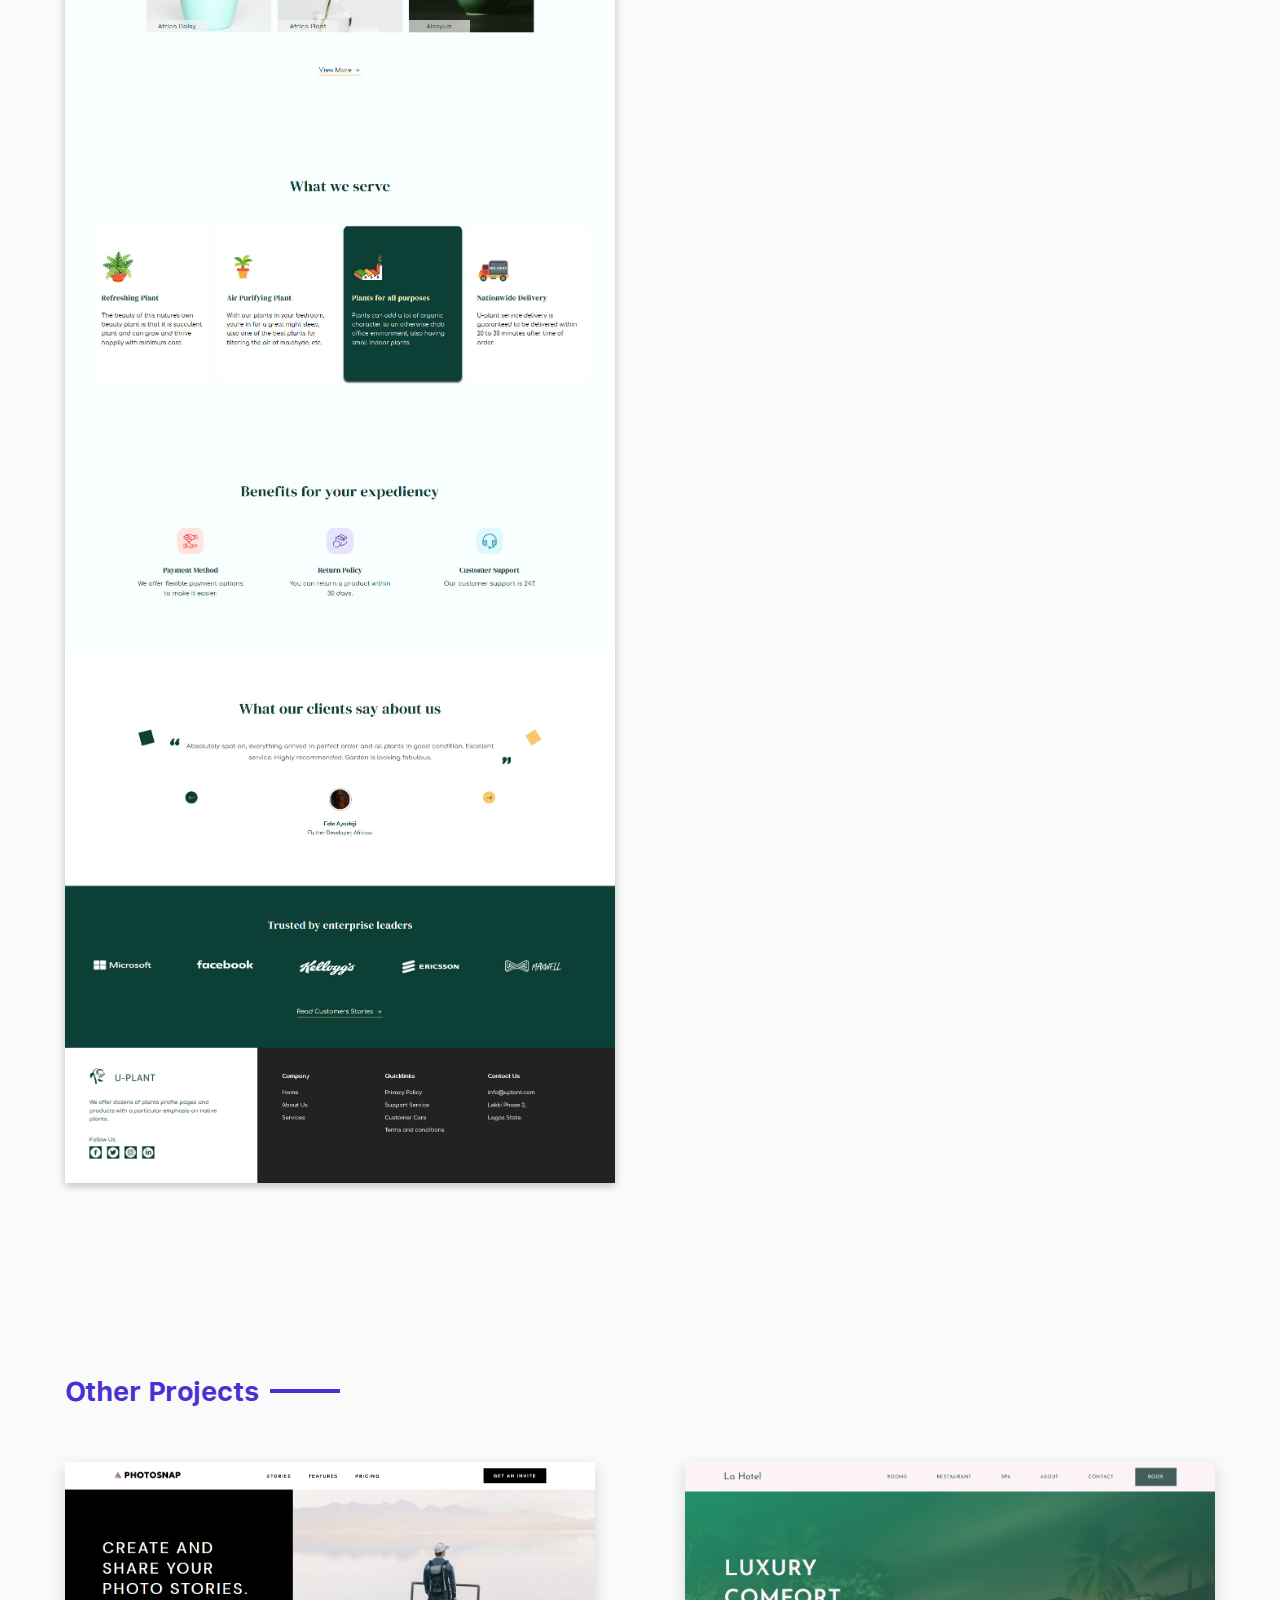
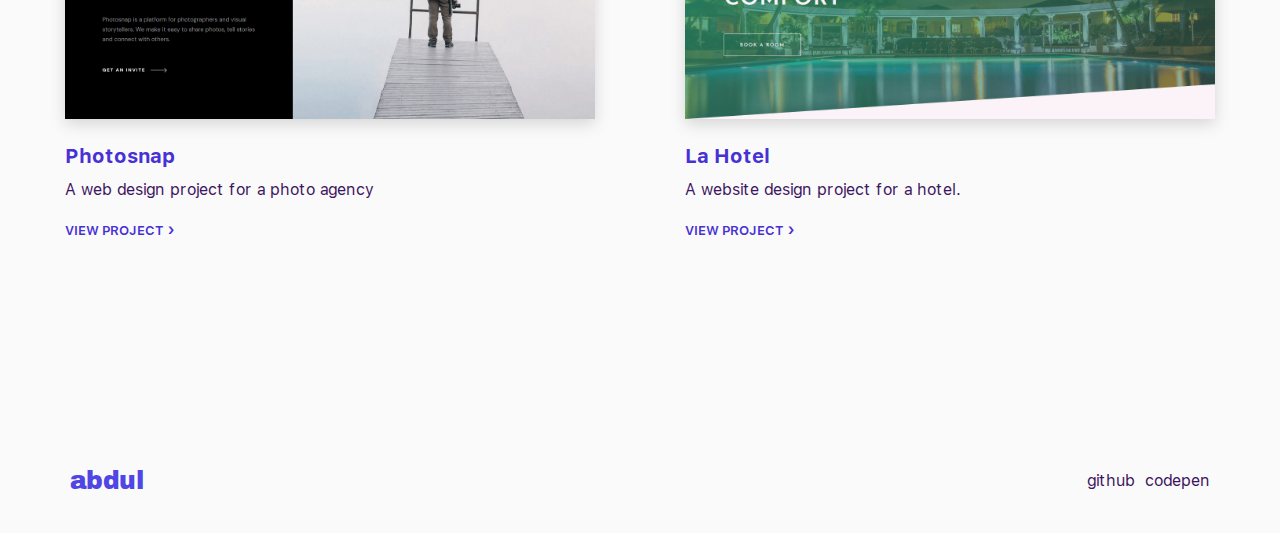
<file: projects/uplant.html>
<!DOCTYPE html>
<html lang="en">
<head>
    <meta charset="UTF-8">
    <meta name="viewport" content="width=device-width, initial-scale=1.0">
    <title>AbdulSamad Ayoade &mdash; Uplant</title>
    <link rel="stylesheet" href="../styles/css/main.css">
    <meta name="description" content="AbdulSamad Ayoade Portfolio">
    <meta name="Keywords" content="AbdulSamad Ayoade, Portfolio, Front-End Developer, Developer, Software Engineer, Nigeria, Lagos">

    <meta property="og:site_name" content="abdulsamad.xyz">
    <meta property="og:title" content="AbdulSamad Ayoade Portfolio">
    <meta property="og:description" content="I’m a creative front-end developer from Lagos, Nigeria.">
    <meta property="og:image" itemprop="image" content="images/photo.png">
    <meta property="og:type" content="website">

    <meta name="twitter:card" content="summary_large_image">
    <meta name="twitter:site" content="@samadayoade">
    <meta name="twitter:creator" content="@samadayoade">
    <meta name="twitter:title" content="abdulsamad.xyz">
    <meta name="twitter:description" content="I’m a creative front-end developer from Lagos, Nigeria.">
    <meta name="twitter:image" content="images/photo.png">
    <meta name="twitter:app:country" content="NG">
</head>
<body>
    <!-- NAV SECTION -->
    <div class="nav--first">
        <a href="../index.html" class="logo--blue">abdul</a>
        <div class="nav--icon">
            <div class="bar1"></div>
            <div class="bar2"></div>
            <div class="bar3"></div>
        </div>
    </div>
    <div class="nav--second">
        <a href="../index.html" class="logo--white">abdul</a>
        <div class="nav--second__content">
            <!-- first box -->
            <div class="nav--second__content--box">
                <h4 class="h-4">Web Profiles</h4>
                <div class="web--profiles">
                    <div class="web--profiles__box">
                        <a href="https://github.com/abdulsamadayoade"><img src="../images/github.svg" alt="github"></a>
                        <a href="https://codepen.io/abdulsamadcodes"><img src="../images/codepen.svg" alt="codepen"></a>
                        <a href="https://dribbble.com/ayoadesamad"><img src="../images/dribbble.svg" alt="dribbble"></a>
                    </div>
                    <div class="web--profiles__box">
                        <a href="https://www.linkedin.com/in/abdulsamad-ayoade-116304178"><img src="../images/linkedin.svg" alt="linkedin"></a>
                        <a href="https://twitter.com/samadayoade"><img src="../images/twitter.svg" alt="twitter"></a>
                        <a href="https://www.instagram.com/abdul__codes/"><img src="../images/instagram.svg" alt="instagram"></a>
                    </div>
                </div>
                <a class="resume-link" href="../resume.html">Resume 📙</a>
            </div>
            <!-- second box -->
            <div class="nav--second__content--box">
                <h4 class="h-4">Menu</h4>
                <ul class="nav__list">
                    <li class="nav__list--item"><a href="../index.html#projects" class="nav__link">Projects</a></li>
                    <li class="nav__list--item"><a href="https://articles.abdulsamad.xyz" target="_blank" rel="noopener noreferrer" class="nav__link">Articles</a></li>
                    <li class="nav__list--item"><a href="../index.html#contact" class="nav__link">Contact</a></li>
                </ul>
            </div>
        </div>
    </div>

    <!-- MAIN SECTION -->
    <main class="projects--main">
        <!-- PROJECTS GUIDE SECTION -->
        <div class="project-guide">
            <h1>Uplant</h1>
            <p>The design for this project was made by Fele Omolola. The design including all the files and assets were all provided by Omolola. All I did was to translate the design to code.</p>
            <div class="project-guide__brief">
                <div class="project-guide--type">
                    <h4>Type</h4>
                    <p>Side Project</p>
                </div>
                <div class="project-guide--stack">
                    <h4>Stack</h4>
                    <p class="mb-5">HTML</p>
                    <p class="mb-5">CSS</p>
                    <p class="mb-5">Javascript</p>
                </div>
                <div class="project-guide--live">
                    <h4>Live</h4>
                    <a href="/Uplant" class="view-site">View Site</a>
                </div>
            </div>
            <div class="project-guide__screenshots">
                <h2 class="h-2">Project Screenshots</h2>
                <div class="screenshots-container">
                    <div class="screenshots-box">
                        <img src="../images/uplant-screenshot.jpg" alt="ear1 sreenshot">
                    </div>
                </div>
            </div>
        </div>

        <!-- OTHER PROJECTS SECTION -->
        <section class="other-projects">
            <h2 class="h-2">Other Projects</h2>
            <div class="projects">
                <div class="projects__box">
                    <img class="projects__image" src="../images/Photosnap.png" alt="photosnap">
                    <h3 class="projects__name">Photosnap</h3>
                    <p class="projects__description">A web design project for a photo agency</p>
                    <a href="../projects/photosnap.html" class="projects__link">
                        View Project
                        <span>›</span>
                    </a>
                </div>
                <div class="projects__box">
                    <img class="projects__image" src="../images/La-Hotel.png" alt="la hotel">
                    <h3 class="projects__name">La Hotel</h3>
                    <p class="projects__description">A website design project for a hotel.</p>
                    <a href="../projects/la-hotel.html" class="projects__link">
                        View Project
                        <span>›</span>
                    </a>
                </div>
            </div>
        </section>
    </main>

    <!-- FOOTER SECTION -->
    <footer class="footer">
        <a href="../index.html" class="logo--blue">abdul</a>
        <ul class="footer__list">
            <li class="footer__item">
                <a href="https://github.com/abdulsamadayoade" class="footer__link">github</a>
            </li>
            <li class="footer__item">
                <a href="https://codepen.io/abdulsamadcodes" class="footer__link">codepen</a>
            </li>
        </ul>
    </footer>

    <script src="../js/app.js"></script>
</body>
</html>
</file>
<file: styles/css/main.css>
/*-------------------------- FONTS ---------------------------*/
@font-face {
  font-family: 'SFUIText-Regular';
  src: url("../../textfonts/SFUIText-Regular.woff") format("woff");
  font-weight: normal;
  font-style: normal;
  font-display: swap;
}

@font-face {
  font-family: 'SFUIText-SemiBold';
  src: url("../../textfonts/SFUIText-Semibold.woff") format("woff");
  font-weight: bold;
  font-style: normal;
  font-display: swap;
}

@font-face {
  font-family: 'SFUIText-Bold';
  src: url("../../textfonts/SFUIText-Bold.woff") format("woff");
  font-weight: bold;
  font-style: normal;
  font-display: swap;
}

@font-face {
  font-family: 'Archivo-Black';
  src: url("../../textfonts/ArchivoBlack-Regular.ttf") format("truetype");
  font-weight: bold;
  font-style: normal;
  font-display: swap;
}

/*-------------------------- VARIABLES ---------------------------*/
/*-------------------------- PRESETS ---------------------------*/
*,
*::before,
*::after {
  margin: 0;
  padding: 0;
  box-sizing: inherit;
}

html {
  font-size: 62.5%;
  box-sizing: border-box;
  text-rendering: optimizeLegibility;
  scroll-behavior: smooth;
}

@media only screen and (max-width: 62.5em) {
  html {
    font-size: 56.25%;
  }
}

@media only screen and (max-width: 56.25em) {
  html {
    font-size: 54%;
  }
}

@media only screen and (max-width: 37.5em) {
  html {
    font-size: 51%;
  }
}

@media only screen and (min-width: 112.5em) {
  html {
    font-size: 75%;
  }
}

body {
  font-family: "SFUIText-Regular", sans-serif;
  font-size: 1.6rem;
  line-height: 1.52;
  background-color: #fafafa;
  position: relative;
  width: 100%;
}

a {
  text-decoration: none;
}

/*-------------------------- IMAGES ---------------------------*/
/*-------------------------- TYPOGRAPHY ---------------------------*/
.h-1,
.h-2 {
  font-size: 2.7rem;
  font-family: "SFUIText-Bold", sans-serif;
}

.h-1 {
  color: #1F2937;
}

.h-2 {
  color: #4831D4;
  margin-bottom: 25px;
  position: relative;
}

.h-2::after {
  content: '';
  position: absolute;
  top: 50%;
  margin-left: 10px;
  transform: translateY(-50%);
  width: 7rem;
  height: 4px;
  background-color: #4831D4;
}

@media screen and (max-width: 500px) {
  .h-2::after {
    width: 6rem;
  }
}

.h-4 {
  text-transform: uppercase;
  letter-spacing: 4px;
}

p {
  color: #3D155F;
}

.center-item {
  display: grid;
  place-items: center;
}

.mt-100 {
  margin-top: 10rem;
}

.mt-50 {
  margin-top: 5rem;
}

.mb-10 {
  margin-bottom: 1rem;
}

.mb-5 {
  margin-bottom: .5rem;
}

.nav--first .logo--blue, .nav--second .logo--white, .footer .logo--blue {
  font-family: "Archivo-Black", sans-serif;
  font-size: 25px;
  letter-spacing: -.6px;
}

.nav--first .logo--blue:hover, .nav--second .logo--white:hover, .footer .logo--blue:hover {
  opacity: .8;
}

main, .footer {
  position: relative;
  width: 100%;
  max-width: 1200px;
  margin: 0 auto;
}

.nav--first {
  position: absolute;
  padding: 4rem;
  top: 0;
  left: 0;
  animation: fade-in ease-in .5s;
}

.nav--first .logo--blue {
  color: #4F46E5;
  position: absolute;
  padding: 0 20px;
  left: 1.5rem;
  top: 3rem;
  z-index: 1;
}

.nav--first .nav--icon {
  background-color: #FFFFFF;
  right: 4rem;
  top: 2.5rem;
  z-index: 10;
  width: 5rem;
  height: 5rem;
  cursor: pointer;
  position: fixed;
  display: flex;
  flex-direction: column;
  align-items: center;
  justify-content: center;
}

.nav--first .nav--icon .bar1, .nav--first .nav--icon .bar2, .nav--first .nav--icon .bar3 {
  width: 17px;
  height: 2px;
  margin: 4px 0;
  transition: 0.4s;
  background-color: #4F46E5;
  border-radius: 1rem;
}

.nav--first .nav--icon .bar2 {
  width: 27px;
  transform-origin: right;
}

.nav--second {
  min-height: 100vh;
  width: 100%;
  background-color: #4F46E5;
  position: fixed;
  top: 0;
  left: 0;
  z-index: 1;
  transform: translateX(-100%);
  transform-origin: left;
  transition: transform .5s ease-in-out;
}

.nav--second .logo--white {
  padding: 4rem;
  color: #FFFFFF;
  display: inline-block;
  position: fixed;
  top: -1.2rem;
  z-index: 10;
}

.nav--second__content {
  width: 100%;
  position: absolute;
  top: 12rem;
  z-index: 2;
  display: grid;
  grid-template-columns: repeat(auto-fit, minmax(35rem, 1fr));
  grid-gap: 4rem;
  padding: 4rem;
  color: #FFFFFF;
}

@media (max-height: 580px) {
  .nav--second__content {
    top: 10rem;
  }
}

.nav--second__content--box {
  display: flex;
  flex-direction: column;
  justify-content: space-between;
  width: 100%;
  min-height: 25rem;
}

.nav--second__content--box .web--profiles {
  display: flex;
  flex-direction: column;
}

.nav--second__content--box .web--profiles__box {
  display: flex;
  align-items: center;
}

.nav--second__content--box .web--profiles__box img {
  margin-right: 2.2rem;
  height: 1.7rem;
}

.nav--second__content--box .web--profiles__box:nth-child(2) {
  margin-top: 1rem;
}

.nav--second__content--box .resume-link {
  font-size: 3.5rem;
  text-decoration: none;
  letter-spacing: -1px;
  color: #FFFFFF;
  font-family: "SFUIText-SemiBold", sans-serif;
  align-self: flex-start;
  transition: all .2s ease-in-out;
}

.nav--second__content--box .resume-link:hover {
  letter-spacing: 3px;
}

.nav--second__content--box .nav__list {
  justify-self: flex-start;
}

.nav--second__content--box .nav__list--item {
  list-style: none;
}

.nav--second__content--box .nav__list--item:not(:last-child) {
  margin-bottom: 3.5rem;
}

.nav--second__content--box .nav__link {
  text-transform: uppercase;
  font-size: 2.5rem;
  text-decoration: none;
  color: #FFFFFF;
  font-family: "SFUIText-SemiBold", sans-serif;
  letter-spacing: .5px;
  transition: all .2s ease-in-out;
}

.nav--second__content--box .nav__link:hover {
  letter-spacing: 3px;
}

.nav--second.showIn {
  transform: translateX(0);
}

.nav--anim .bar1 {
  transform: rotate(-45deg) translate(-6px, 7px);
}

.nav--anim .bar2 {
  transform: translateX(200%);
  opacity: 0;
}

.nav--anim .bar3 {
  transform: rotate(45deg) translate(-7px, -8px);
}

@keyframes fade-in {
  from {
    opacity: 0;
  }
  to {
    opacity: 1;
  }
}

.btn {
  display: inline-flex;
  align-items: center;
  justify-content: center;
  text-transform: uppercase;
  padding: 1.2rem 3rem;
  font-size: 1.2rem;
  min-height: 5.4rem;
  letter-spacing: .14rem;
  font-family: "SFUIText-SemiBold", sans-serif;
  overflow: hidden;
  position: relative;
  transition: all .5s ease;
}

.btn--blue {
  background-color: #4831D4;
  color: #FFFFFF;
  min-width: 23rem;
  transition: transform 0.3s cubic-bezier(0.175, 0.885, 0.32, 1.275);
}

.btn--blue:hover {
  transform: translateY(5px);
}

.btn--white {
  border: 1px solid #4831D4;
  color: #4831D4;
  background: transparent;
  min-width: 27.2rem;
}

.btn--white::before {
  content: '';
  position: absolute;
  top: 0;
  left: -10%;
  height: 100%;
  width: 0;
  background-color: #4831D4;
  z-index: -1;
  transition: width .5s ease-in-out;
}

.btn--white:hover {
  color: #FFFFFF;
}

.btn--white:hover::before {
  width: 120%;
}

main {
  padding: 0 25px;
}

@media (max-width: 768px) {
  main {
    top: 5rem;
  }
}

.hero {
  height: 100vh;
  display: flex;
  align-items: center;
  justify-content: center;
  margin: 0 auto;
  width: 730px;
  max-width: 100%;
}

.hero__container {
  display: grid;
  grid-template-columns: 300px 1fr;
  gap: 35px 10px;
}

@media (max-width: 768px) {
  .hero__container {
    justify-items: center;
    grid-template-columns: repeat(auto-fit, minmax(35rem, 1fr));
  }
}

.hero__photo--box {
  position: relative;
  width: 27rem;
  height: 27rem;
}

.hero__photo--box::before {
  content: "";
  position: absolute;
  top: -4rem;
  left: -5rem;
  height: 20rem;
  width: 20rem;
  background-image: url("../../images/lines.svg");
  background-repeat: no-repeat;
  background-size: contain;
  opacity: 0;
  transform: translateY(20rem);
  animation: showsUp ease-in-out 2s .35s both;
  z-index: -1;
}

.hero__photo--box .photo {
  border: 2.5px solid #4F46E5;
  background-color: #fff;
  background-image: url("../../images/photo.png");
  background-repeat: no-repeat;
  background-size: cover;
  width: 100%;
  height: 100%;
  transform: translate(-40rem);
  opacity: 0;
  animation: fade-in-left ease-in .5s 2s forwards;
}

.hero__details {
  display: flex;
  flex-direction: column;
  justify-content: center;
  line-height: 1.5;
}

@media (max-width: 768px) {
  .hero__details {
    justify-content: flex-start;
  }
}

.hero__details .fadeIn--1,
.hero__details .fadeIn--2,
.hero__details .fadeIn--3 {
  display: inline-block;
  opacity: 0;
}

.hero__details .fadeIn--1 {
  animation: fade-in-down ease-in .5s .5s forwards;
}

.hero__details .fadeIn--2 {
  animation: fade-in-down ease-in .5s 1s forwards;
}

.hero__details .fadeIn--3 {
  animation: fade-in-down ease-in .5s 1.5s forwards;
}

.hero__details .scroll-down {
  display: inline-flex;
  align-items: center;
  margin-top: 20px;
  color: #4b5563;
  font-size: 17px;
  opacity: 0;
  animation: fade-in-up ease-in .5s 2s forwards;
}

@media (max-width: 500px) {
  .hero__details .scroll-down {
    justify-content: center;
  }
}

.hero__details .scroll-down .scroll-svg {
  height: 16px;
  width: 16px;
  margin-left: 10px;
  animation: scrollDown 1s infinite;
}

@keyframes scrollDown {
  0% {
    transform: translateY(0);
    opacity: 0;
  }
  50% {
    opacity: 1;
  }
  100% {
    transform: translateY(5px);
    opacity: 0;
  }
}

.about--section {
  padding: 13rem 0;
}

.about--section .about {
  display: flex;
}

.about--section .about__col--1 {
  flex-basis: 65%;
}

.about--section .about__col--1 p:not(:last-child) {
  margin-bottom: 20px;
}

.about--section .about__col--2 {
  flex-basis: 35%;
  display: flex;
  justify-content: center;
  align-items: center;
}

@media (max-width: 768px) {
  .about--section .about {
    flex-direction: column;
  }
  .about--section .about__col--2 {
    margin-top: 4rem;
  }
}

.about--section a.resume--mobile {
  display: none;
}

@media screen and (max-width: 1200px) {
  .about--section a.resume--mobile {
    display: inline-flex;
  }
}

@media screen and (max-width: 1200px) {
  .about--section a.resume--pc {
    display: none;
  }
}

.projects--section {
  padding: 13rem 0;
}

.projects--section p {
  width: 500px;
  max-width: 100%;
}

.projects {
  display: grid;
  grid-template-columns: repeat(auto-fit, minmax(35rem, 1fr));
  grid-gap: 6rem 9rem;
  margin-top: 50px;
}

.projects__box:hover .projects__image {
  transform: scale(1.03);
}

.projects__image {
  box-shadow: rgba(0, 0, 0, 0.15) 0px 5px 15px 0px;
  width: 100%;
  transition: transform .3s ease-out;
}

.projects__name {
  margin: 15px 0 7px;
  font-size: 2rem;
  color: #4831D4;
  font-family: "SFUIText-Bold", sans-serif;
}

.projects__description {
  margin-bottom: 12px;
}

.projects__link {
  color: #4831D4;
  position: relative;
  font-size: 13px;
  padding-bottom: 3px;
  text-transform: uppercase;
  font-family: "SFUIText-SemiBold", sans-serif;
}

.projects__link::after {
  content: '';
  position: absolute;
  bottom: 0;
  left: 0;
  height: 2.3px;
  width: 100%;
  background-color: #4831D4;
  opacity: 0;
  transition: opacity .2s ease-in-out;
}

.projects__link span {
  font-family: "SFUIText-SemiBold", sans-serif;
  font-size: 1.8rem;
}

.projects__link:hover::after {
  opacity: 1;
}

.contact--section {
  padding: 13rem 0;
}

.contact--section p {
  width: 500px;
  max-width: 100%;
  margin-top: 30px;
}

.contact--section .mail {
  color: #4831D4;
  display: inline-block;
  margin-top: 30px;
  padding-bottom: 3px;
  position: relative;
}

.contact--section .mail::after {
  content: '';
  background-color: #4831D4;
  position: absolute;
  bottom: 0;
  left: 0;
  height: 2.3px;
  width: 100%;
  transition: opacity .2s ease-in-out;
}

.contact--section .mail:hover::after {
  opacity: 0;
}

@keyframes fade-in-down {
  from {
    transform: translateY(-2.5rem);
  }
  to {
    transform: translateY(0);
    opacity: 1;
  }
}

@keyframes fade-in-up {
  from {
    transform: translateY(2.5rem);
  }
  to {
    transform: translateY(0);
    opacity: 1;
  }
}

@keyframes showsUp {
  0% {
    opacity: 0;
    transform: translateY(20rem);
  }
  60% {
    opacity: 0;
  }
  100% {
    opacity: 1;
    transform: translateY(0);
  }
}

@keyframes fade-in-left {
  from {
    transform: translate(-100rem);
  }
  to {
    transform: translate(0rem);
    opacity: 1;
  }
}

.footer {
  margin-top: 10rem;
  padding: 4rem 25px 3.3rem;
  width: 100%;
  display: flex;
  align-items: center;
  justify-content: space-between;
}

.footer .logo--blue {
  color: #4F46E5;
  padding: 0 20px;
  position: relative;
  left: -1.5rem;
}

.footer__list {
  display: flex;
  list-style: none;
}

.footer__item {
  margin: 0 5px;
}

.footer__link {
  color: #3D155F;
  display: inline-block;
  position: relative;
}

.footer__link::after {
  content: '';
  position: absolute;
  left: 0;
  top: 2px;
  height: 18px;
  width: 0;
  background-color: #CCF381;
  transition: width .3s ease-in;
  z-index: -1;
}

.footer__link:hover::after {
  width: 15px;
}

.projects--main {
  top: 12rem;
}

.project-guide h1 {
  color: #4831D4;
  font-family: "SFUIText-Bold", sans-serif;
  font-size: 2.7rem;
  margin-bottom: 25px;
}

.project-guide p {
  line-height: 1.75;
  max-width: 700px;
  margin-bottom: 15px;
}

.project-guide__brief {
  margin-top: 50px;
  max-width: 700px;
  display: grid;
  grid-template-columns: repeat(auto-fit, minmax(10rem, 1fr));
}

.project-guide__brief h4 {
  color: #4831D4;
  text-transform: uppercase;
  font-size: 1.28rem;
  letter-spacing: .8px;
  margin-bottom: 18px;
}

.project-guide__brief .view-site {
  position: relative;
  padding-bottom: 3px;
}

.project-guide__brief .view-site::after {
  content: '';
  position: absolute;
  left: 0;
  bottom: 0;
  height: 3px;
  width: 100%;
  background-color: #CCF381;
  opacity: 1;
  transition: opacity .4s ease-out;
}

.project-guide__brief .view-site:hover::after {
  opacity: 0;
}

.project-guide__screenshots {
  margin-top: 15rem;
}

.project-guide__screenshots h2 {
  margin-bottom: 50px;
}

.project-guide__screenshots .screenshots-container {
  display: grid;
  grid-template-columns: repeat(auto-fit, minmax(35rem, 1fr));
  grid-gap: 5rem;
}

@media (min-width: 1200px) {
  .project-guide__screenshots .screenshots-container {
    grid-template-columns: repeat(auto-fit, minmax(35rem, 55rem));
  }
}

.project-guide__screenshots img {
  width: 100%;
  box-shadow: rgba(0, 0, 0, 0.24) 0px 3px 8px;
}

.other-projects {
  margin-top: 5rem;
  padding: 13rem 0 20rem;
}

.resume {
  position: relative;
  top: 13rem;
  width: 100%;
  max-width: 110rem;
  margin: 0 auto;
  padding: 2rem;
}

.resume__heading {
  color: #4831D4;
  font-size: 5rem;
  font-family: "SFUIText-Bold", sans-serif;
  line-height: 1.4;
}

.resume__heading span {
  display: block;
  margin: -8px 0;
}

.resume__subheading {
  font-size: 1.6rem;
  color: #474747;
  font-family: "SFUIText-Regular", sans-serif;
  font-weight: normal;
  margin: 3rem 0;
  letter-spacing: .4px;
  max-width: 70rem;
}

.resume__download {
  display: inline-block;
  position: relative;
  color: #4831D4;
  display: inline-flex;
  align-items: center;
}

.resume__download::before {
  content: '';
  position: absolute;
  top: 0;
  left: 0;
  height: 18px;
  width: 18px;
  background-image: url("../../images/download.svg");
  background-size: cover;
  margin-top: 3px;
}

.resume__download span {
  margin-left: 3rem;
  border-bottom: 2px solid #CCF381;
  transition: border-color .2s ease-in-out;
}

.resume__download:hover span {
  border-color: transparent;
}

.resume .section {
  max-width: 95rem;
  margin: 9rem auto 0;
}

.resume .section__title {
  display: inline-block;
  position: relative;
  padding-bottom: 3px;
  margin-bottom: 1.7rem;
  color: #4831D4;
}

.resume .section__title::after {
  content: '';
  position: absolute;
  bottom: 10px;
  left: 0;
  height: 7px;
  width: 100%;
  background-color: #CCF381;
  z-index: -1;
}

.resume .section__inner {
  max-width: 60rem;
  margin-left: auto;
  margin-bottom: 5rem;
}

.resume .section__inner h3 {
  font-size: 1.7rem;
  margin-bottom: 1.2rem;
  color: #4831D4;
}

.resume .section__inner h3 a {
  color: inherit;
}

.resume .section__inner ul {
  list-style: none;
  padding-left: 2rem;
}

.resume .section__inner li {
  color: #474747;
  margin-bottom: 1rem;
  position: relative;
}

.resume .section__inner li::before {
  content: '';
  position: absolute;
  top: 45%;
  left: -3%;
  transform: translateY(-45%);
  height: 5px;
  width: 5px;
  background-color: #474747;
}

@media screen and (max-width: 400px) {
  .resume .section__inner li::before {
    left: -5%;
  }
}
</file>
